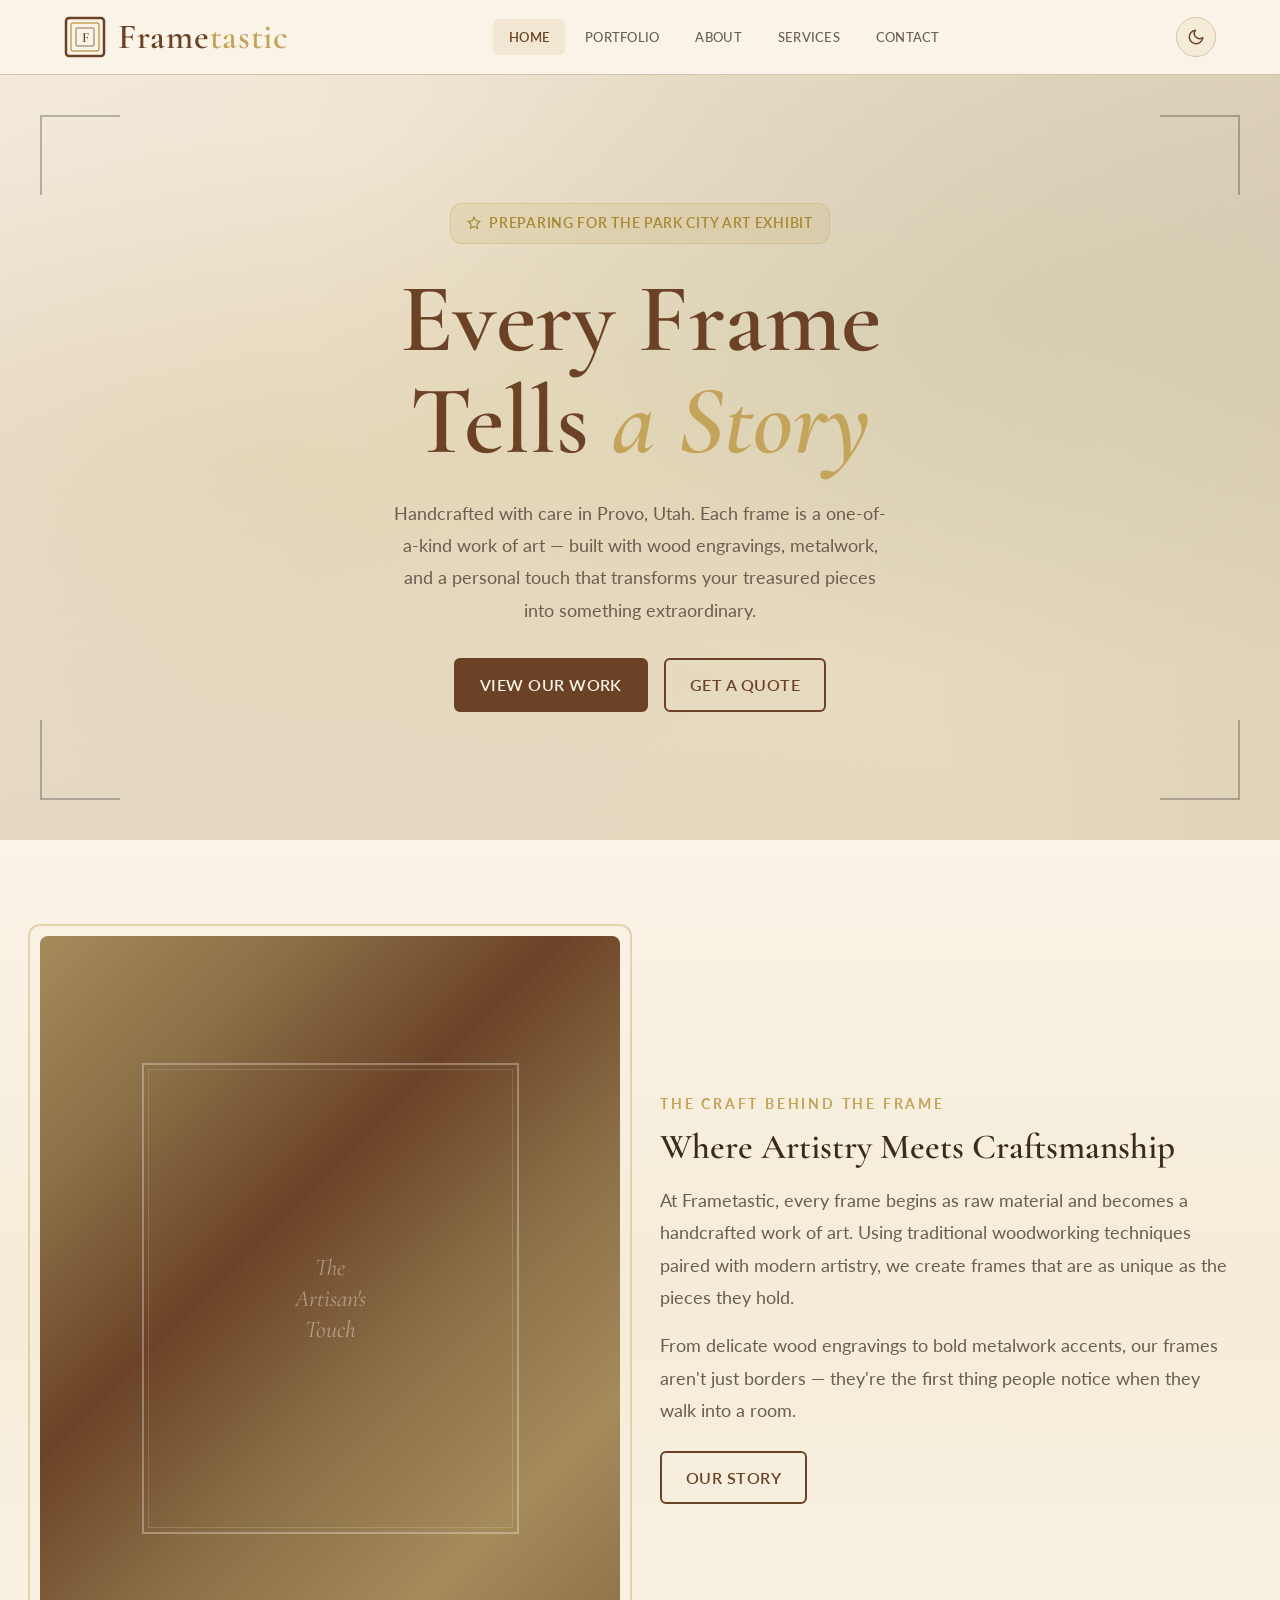
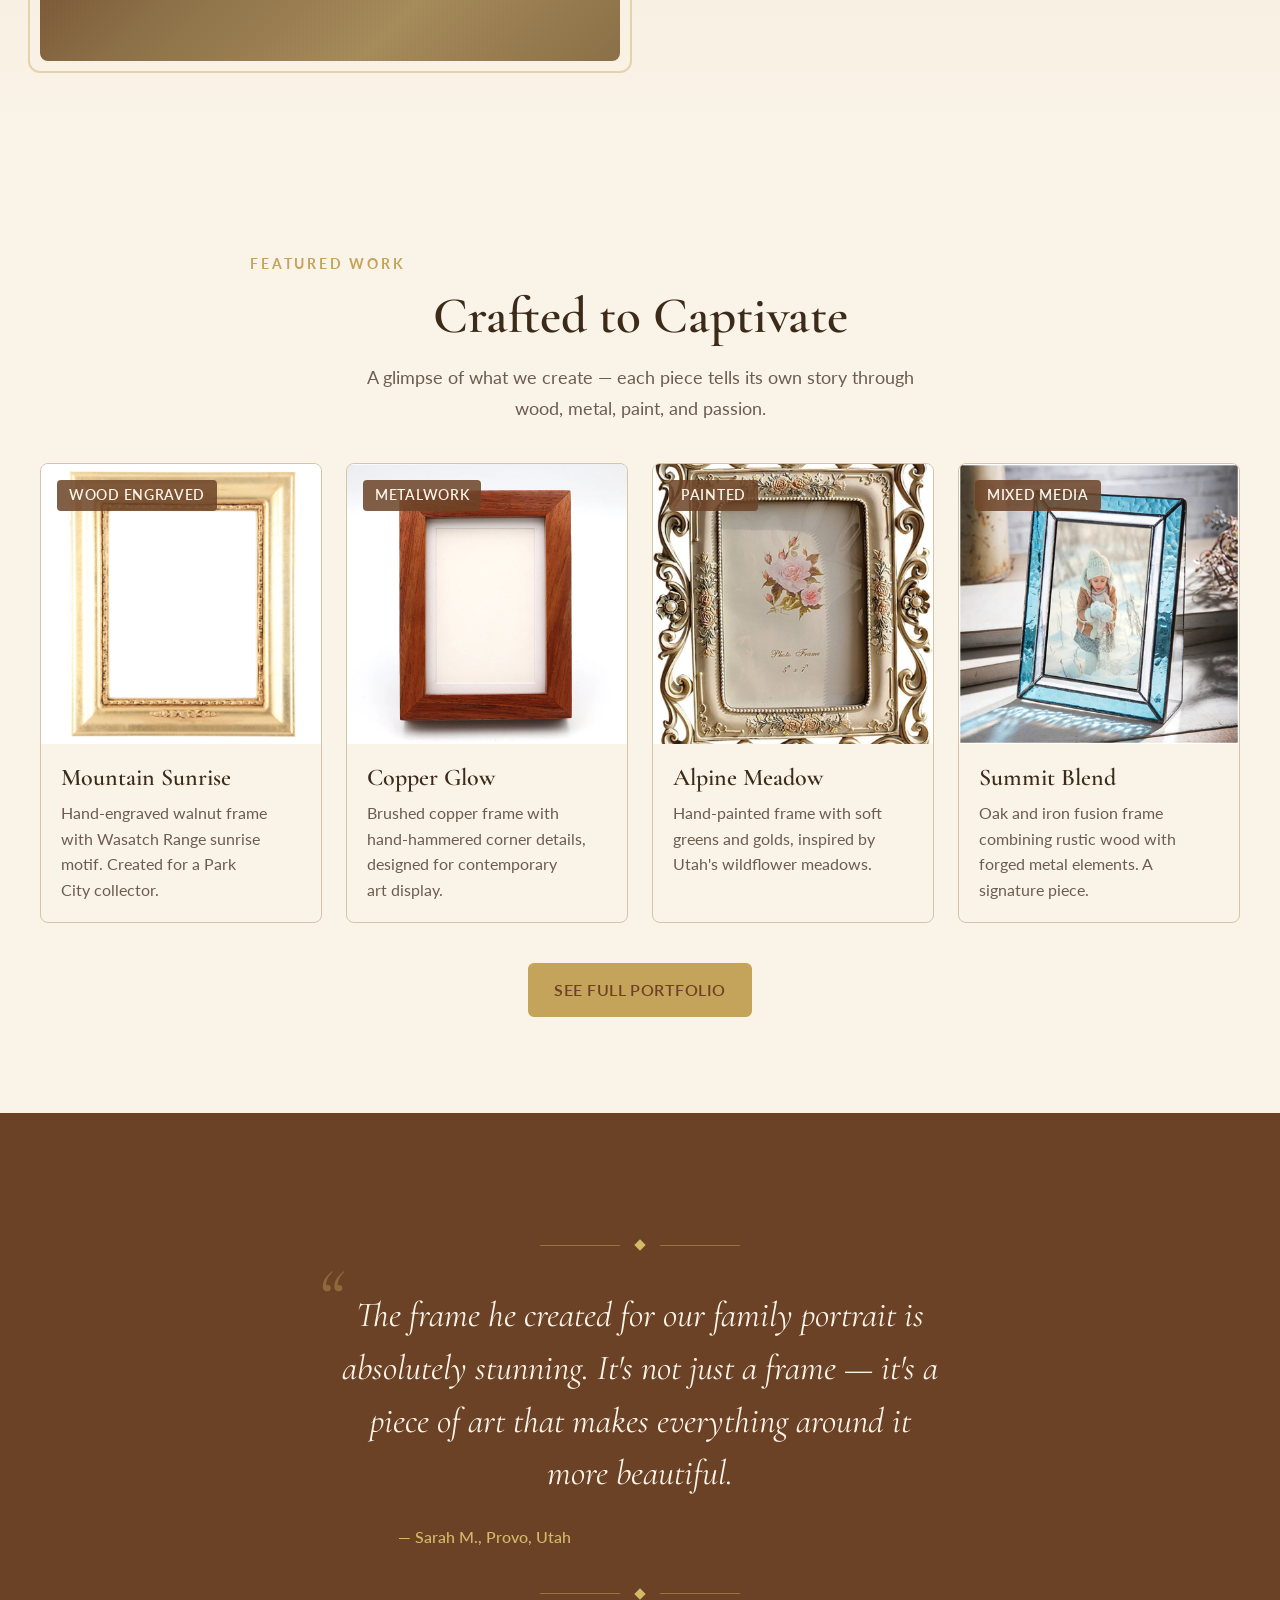
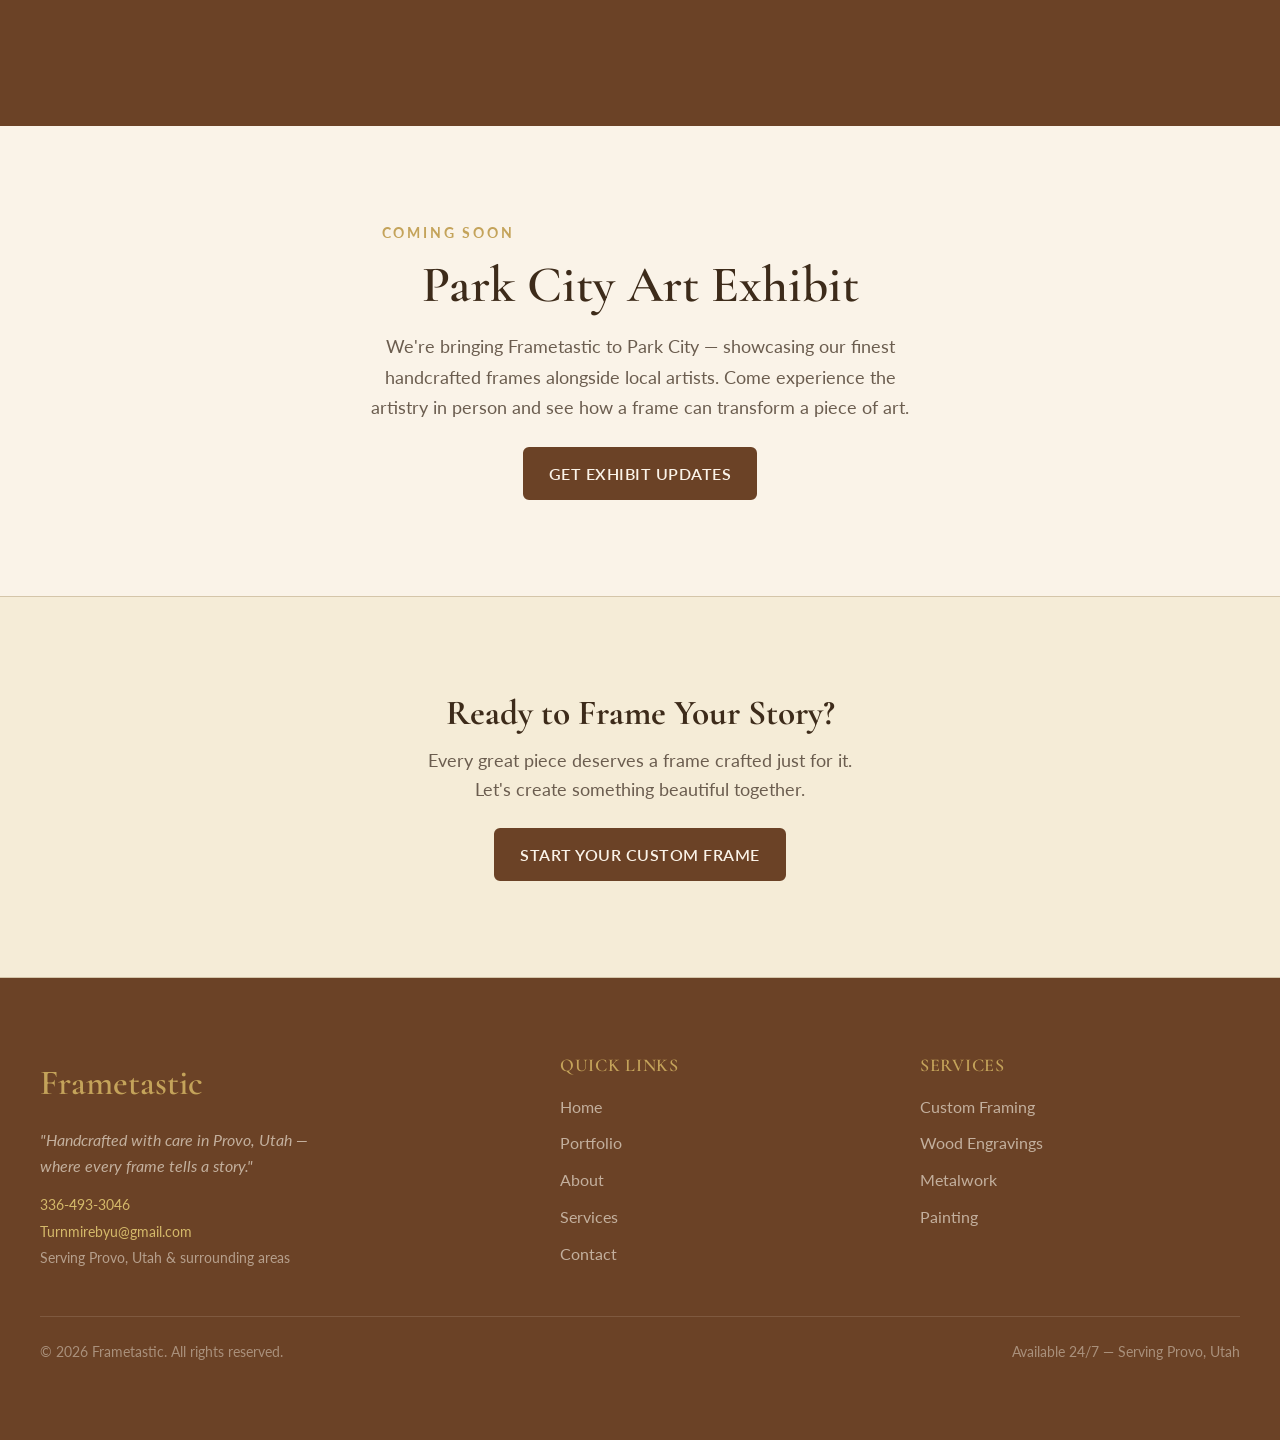
<file: index.html>
<!DOCTYPE html>
<html lang="en">
<head>
  <meta charset="UTF-8">
  <meta name="viewport" content="width=device-width, initial-scale=1.0">
  <title>Frametastic — Handcrafted Artisan Frames | Provo, Utah</title>
  <meta name="description" content="Frametastic creates one-of-a-kind handcrafted frames with custom wood engravings, metalwork, and painting. Serving Provo, Utah and preparing for the Park City Art Exhibit.">

  <!-- Fonts -->
  <link rel="preconnect" href="https://fonts.googleapis.com">
  <link rel="preconnect" href="https://fonts.gstatic.com" crossorigin>
  <link href="https://fonts.googleapis.com/css2?family=Cormorant+Garamond:ital,wght@0,400;0,500;0,600;0,700;1,400;1,500;1,600&family=Lato:wght@300;400;700&display=swap" rel="stylesheet">

  <link rel="stylesheet" href="./styles.css">
  <!-- Prevent flash of wrong theme -->
  <script>(function(){var t=localStorage.getItem("frametastic-theme");if(t)document.documentElement.setAttribute("data-theme",t)})()</script>

</head>
<body>

  <!-- ========== HEADER ========== -->
  <header class="site-header">
    <div class="header-inner">
      <a href="./index.html" class="logo-link" aria-label="Frametastic Home">
        <svg class="logo-icon" viewBox="0 0 42 42" fill="none" xmlns="http://www.w3.org/2000/svg" aria-hidden="true">
          <rect x="2" y="2" width="38" height="38" rx="3" stroke="#6B4226" stroke-width="2.5"/>
          <rect x="7" y="7" width="28" height="28" rx="2" stroke="#C4A35A" stroke-width="1.5"/>
          <rect x="12" y="12" width="18" height="18" rx="1" stroke="#8B6F47" stroke-width="1"/>
          <text x="21" y="26" text-anchor="middle" font-family="'Cormorant Garamond', serif" font-size="14" font-weight="600" fill="#6B4226">F</text>
        </svg>
        <span class="logo-text">Frame<span>tastic</span></span>
      </a>
      <nav aria-label="Main navigation">
        <ul class="nav-links" role="list">
          <li><a href="./index.html" class="active">Home</a></li>
          <li><a href="./portfolio.html">Portfolio</a></li>
          <li><a href="./about.html">About</a></li>
          <li><a href="./services.html">Services</a></li>
          <li><a href="./contact.html">Contact</a></li>
        </ul>
      </nav>
      <!-- Theme Toggle -->
      <button class="theme-toggle desktop-only" aria-label="Toggle dark mode" title="Toggle dark mode">
        <svg class="icon-moon" viewBox="0 0 24 24" fill="none" stroke="currentColor" stroke-width="2" stroke-linecap="round" stroke-linejoin="round"><path d="M21 12.79A9 9 0 1 1 11.21 3 7 7 0 0 0 21 12.79z"/></svg>
        <svg class="icon-sun" viewBox="0 0 24 24" fill="none" stroke="currentColor" stroke-width="2" stroke-linecap="round" stroke-linejoin="round"><circle cx="12" cy="12" r="5"/><line x1="12" y1="1" x2="12" y2="3"/><line x1="12" y1="21" x2="12" y2="23"/><line x1="4.22" y1="4.22" x2="5.64" y2="5.64"/><line x1="18.36" y1="18.36" x2="19.78" y2="19.78"/><line x1="1" y1="12" x2="3" y2="12"/><line x1="21" y1="12" x2="23" y2="12"/><line x1="4.22" y1="19.78" x2="5.64" y2="18.36"/><line x1="18.36" y1="5.64" x2="19.78" y2="4.22"/></svg>
      </button>
      <button class="mobile-toggle" aria-label="Toggle menu" aria-expanded="false">
        <span></span><span></span><span></span>
      </button>
    </div>
    <nav class="mobile-nav" aria-label="Mobile navigation">
      <a href="./index.html" class="active">Home</a>
      <a href="./portfolio.html">Portfolio</a>
      <a href="./about.html">About</a>
      <a href="./services.html">Services</a>
      <a href="./contact.html">Contact</a>
    </nav>
    <!-- Mobile Theme Toggle -->
    <div class="mobile-theme-toggle">
      <button class="theme-toggle" aria-label="Toggle dark mode" title="Toggle dark mode">
        <svg class="icon-moon" viewBox="0 0 24 24" fill="none" stroke="currentColor" stroke-width="2" stroke-linecap="round" stroke-linejoin="round"><path d="M21 12.79A9 9 0 1 1 11.21 3 7 7 0 0 0 21 12.79z"/></svg>
        <svg class="icon-sun" viewBox="0 0 24 24" fill="none" stroke="currentColor" stroke-width="2" stroke-linecap="round" stroke-linejoin="round"><circle cx="12" cy="12" r="5"/><line x1="12" y1="1" x2="12" y2="3"/><line x1="12" y1="21" x2="12" y2="23"/><line x1="4.22" y1="4.22" x2="5.64" y2="5.64"/><line x1="18.36" y1="18.36" x2="19.78" y2="19.78"/><line x1="1" y1="12" x2="3" y2="12"/><line x1="21" y1="12" x2="23" y2="12"/><line x1="4.22" y1="19.78" x2="5.64" y2="18.36"/><line x1="18.36" y1="5.64" x2="19.78" y2="4.22"/></svg>
      </button>
    </div>
  </header>

  <main>

    <!-- ========== HERO ========== -->
    <section class="hero">
      <div class="hero-frame-corner hero-frame-corner--tl"></div>
      <div class="hero-frame-corner hero-frame-corner--tr"></div>
      <div class="hero-frame-corner hero-frame-corner--bl"></div>
      <div class="hero-frame-corner hero-frame-corner--br"></div>

      <div class="hero-content">
        <div class="hero-badge">
          <svg width="14" height="14" viewBox="0 0 24 24" fill="none" stroke="currentColor" stroke-width="2"><path d="M12 2l3.09 6.26L22 9.27l-5 4.87 1.18 6.88L12 17.77l-6.18 3.25L7 14.14 2 9.27l6.91-1.01L12 2z"/></svg>
          Preparing for the Park City Art Exhibit
        </div>
        <h1>Every Frame Tells <em>a Story</em></h1>
        <p class="hero-description">Handcrafted with care in Provo, Utah. Each frame is a one-of-a-kind work of art — built with wood engravings, metalwork, and a personal touch that transforms your treasured pieces into something extraordinary.</p>
        <div class="hero-cta">
          <a href="./portfolio.html" class="btn btn-primary">View Our Work</a>
          <a href="./contact.html" class="btn btn-outline">Get a Quote</a>
        </div>
      </div>
    </section>

    <!-- ========== INTRO / ABOUT PREVIEW ========== -->
    <section class="section bg-warm-gradient">
      <div class="section-wide">
        <div class="intro-grid reveal">
          <div class="intro-image-wrapper">
            <div class="intro-image-placeholder frame-art frame-art-wood">
              <div class="frame-art-inner">
                <div class="frame-art-mark">
                  The<br>Artisan's<br>Touch
                </div>
              </div>
            </div>
            <div class="intro-image-frame"></div>
          </div>
          <div>
            <p class="section-label">The Craft Behind the Frame</p>
            <h2 class="section-title" style="font-size: var(--text-xl);">Where Artistry Meets Craftsmanship</h2>
            <p style="color: var(--color-text-muted); line-height: 1.8; margin-bottom: var(--space-4);">
              At Frametastic, every frame begins as raw material and becomes a handcrafted work of art. Using traditional woodworking techniques paired with modern artistry, we create frames that are as unique as the pieces they hold.
            </p>
            <p style="color: var(--color-text-muted); line-height: 1.8; margin-bottom: var(--space-6);">
              From delicate wood engravings to bold metalwork accents, our frames aren't just borders — they're the first thing people notice when they walk into a room.
            </p>
            <a href="./about.html" class="btn btn-outline">Our Story</a>
          </div>
        </div>
      </div>
    </section>

    <!-- ========== FEATURED WORK ========== -->
    <section class="section">
      <div class="section-wide">
        <div style="text-align: center; margin-bottom: var(--space-10);" class="reveal">
          <p class="section-label">Featured Work</p>
          <h2 class="section-title">Crafted to Captivate</h2>
          <p class="section-subtitle" style="margin-left: auto; margin-right: auto;">A glimpse of what we create — each piece tells its own story through wood, metal, paint, and passion.</p>
        </div>

        <div class="featured-grid">
          <!-- Card 1 -->
          <div class="featured-card reveal reveal-delay-1">
            <div class="featured-card-image">
              <span class="featured-card-tag">Wood Engraved</span>
              <img src="./assets/frame-1.jpg" alt="Gold ornate frame with scrollwork detailing" class="portfolio-img">
            </div>
            <div class="featured-card-body">
              <h3>Mountain Sunrise</h3>
              <p>Hand-engraved walnut frame with Wasatch Range sunrise motif. Created for a Park City collector.</p>
            </div>
          </div>

          <!-- Card 2 -->
          <div class="featured-card reveal reveal-delay-2">
            <div class="featured-card-image">
              <span class="featured-card-tag">Metalwork</span>
              <img src="./assets/frame-2.webp" alt="Natural mahogany wood frame with clean lines" class="portfolio-img">
            </div>
            <div class="featured-card-body">
              <h3>Copper Glow</h3>
              <p>Brushed copper frame with hand-hammered corner details, designed for contemporary art display.</p>
            </div>
          </div>

          <!-- Card 3 -->
          <div class="featured-card reveal reveal-delay-3">
            <div class="featured-card-image">
              <span class="featured-card-tag">Painted</span>
              <img src="./assets/frame-5.jpg" alt="Vintage floral frame, cream and ivory with roses" class="portfolio-img">
            </div>
            <div class="featured-card-body">
              <h3>Alpine Meadow</h3>
              <p>Hand-painted frame with soft greens and golds, inspired by Utah's wildflower meadows.</p>
            </div>
          </div>

          <!-- Card 4 -->
          <div class="featured-card reveal reveal-delay-4">
            <div class="featured-card-image">
              <span class="featured-card-tag">Mixed Media</span>
              <img src="./assets/frame-6.webp" alt="Blue stained glass frame with photo" class="portfolio-img">
            </div>
            <div class="featured-card-body">
              <h3>Summit Blend</h3>
              <p>Oak and iron fusion frame combining rustic wood with forged metal elements. A signature piece.</p>
            </div>
          </div>
        </div>

        <div style="text-align: center; margin-top: var(--space-10);" class="reveal">
          <a href="./portfolio.html" class="btn btn-gold">See Full Portfolio</a>
        </div>
      </div>
    </section>

    <!-- ========== TESTIMONIAL ========== -->
    <section class="section testimonial-section">
      <div class="section-default reveal">
        <div class="divider" style="margin-bottom: var(--space-10);">
          <div class="divider-diamond" style="background: var(--color-gold-light);"></div>
        </div>
        <blockquote class="testimonial-quote">
          The frame he created for our family portrait is absolutely stunning. It's not just a frame — it's a piece of art that makes everything around it more beautiful.
        </blockquote>
        <p class="testimonial-author">— Sarah M., Provo, Utah</p>
        <div class="divider" style="margin-top: var(--space-10);">
          <div class="divider-diamond" style="background: var(--color-gold-light);"></div>
        </div>
      </div>
    </section>

    <!-- ========== PARK CITY EXHIBIT ========== -->
    <section class="section">
      <div class="section-default" style="text-align: center;" >
        <div class="reveal">
          <p class="section-label">Coming Soon</p>
          <h2 class="section-title">Park City Art Exhibit</h2>
          <p class="section-subtitle" style="margin: 0 auto var(--space-6);">
            We're bringing Frametastic to Park City — showcasing our finest handcrafted frames alongside local artists. Come experience the artistry in person and see how a frame can transform a piece of art.
          </p>
          <a href="./contact.html" class="btn btn-primary">Get Exhibit Updates</a>
        </div>
      </div>
    </section>

    <!-- ========== CTA BANNER ========== -->
    <section class="section cta-banner">
      <div class="section-default reveal">
        <h2>Ready to Frame Your Story?</h2>
        <p>Every great piece deserves a frame crafted just for it. Let's create something beautiful together.</p>
        <a href="./contact.html" class="btn btn-primary">Start Your Custom Frame</a>
      </div>
    </section>

  </main>

  <!-- ========== FOOTER ========== -->
  <footer class="site-footer">
    <div class="footer-inner">
      <div class="footer-brand">
        <p class="footer-logo">Frametastic</p>
        <p class="footer-tagline">"Handcrafted with care in Provo, Utah — where every frame tells a story."</p>
        <div class="footer-contact-info">
          <p><a href="tel:336-493-3046">336-493-3046</a></p>
          <p><a href="mailto:Turnmirebyu@gmail.com">Turnmirebyu@gmail.com</a></p>
          <p>Serving Provo, Utah &amp; surrounding areas</p>
        </div>
      </div>
      <div class="footer-section">
        <h4>Quick Links</h4>
        <ul role="list">
          <li><a href="./index.html">Home</a></li>
          <li><a href="./portfolio.html">Portfolio</a></li>
          <li><a href="./about.html">About</a></li>
          <li><a href="./services.html">Services</a></li>
          <li><a href="./contact.html">Contact</a></li>
        </ul>
      </div>
      <div class="footer-section">
        <h4>Services</h4>
        <ul role="list">
          <li><a href="./services.html">Custom Framing</a></li>
          <li><a href="./services.html">Wood Engravings</a></li>
          <li><a href="./services.html">Metalwork</a></li>
          <li><a href="./services.html">Painting</a></li>
        </ul>
      </div>
    </div>
    <div class="footer-bottom">
      <p>&copy; 2026 Frametastic. All rights reserved.</p>
      <p>Available 24/7 — Serving Provo, Utah</p>
    </div>
  </footer>

  <script src="./script.js"></script>
</body>
</html>
</file>
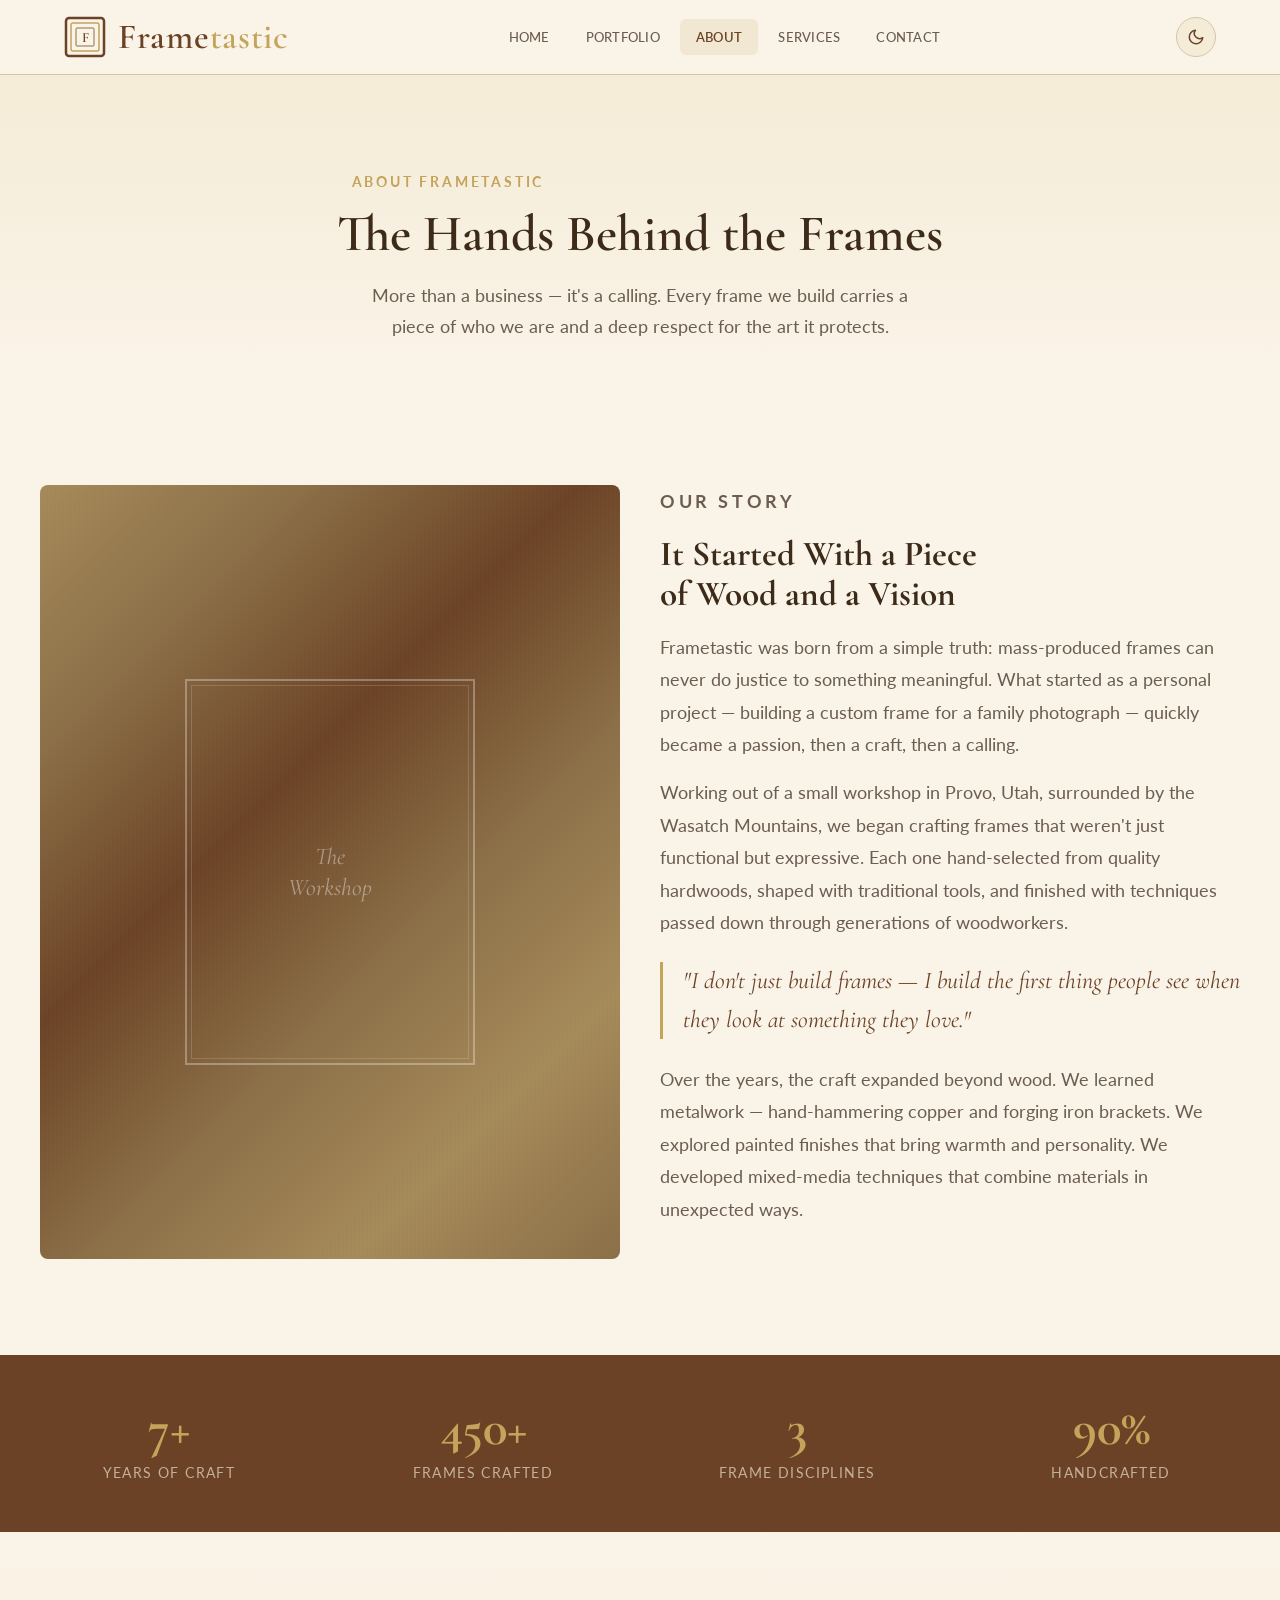
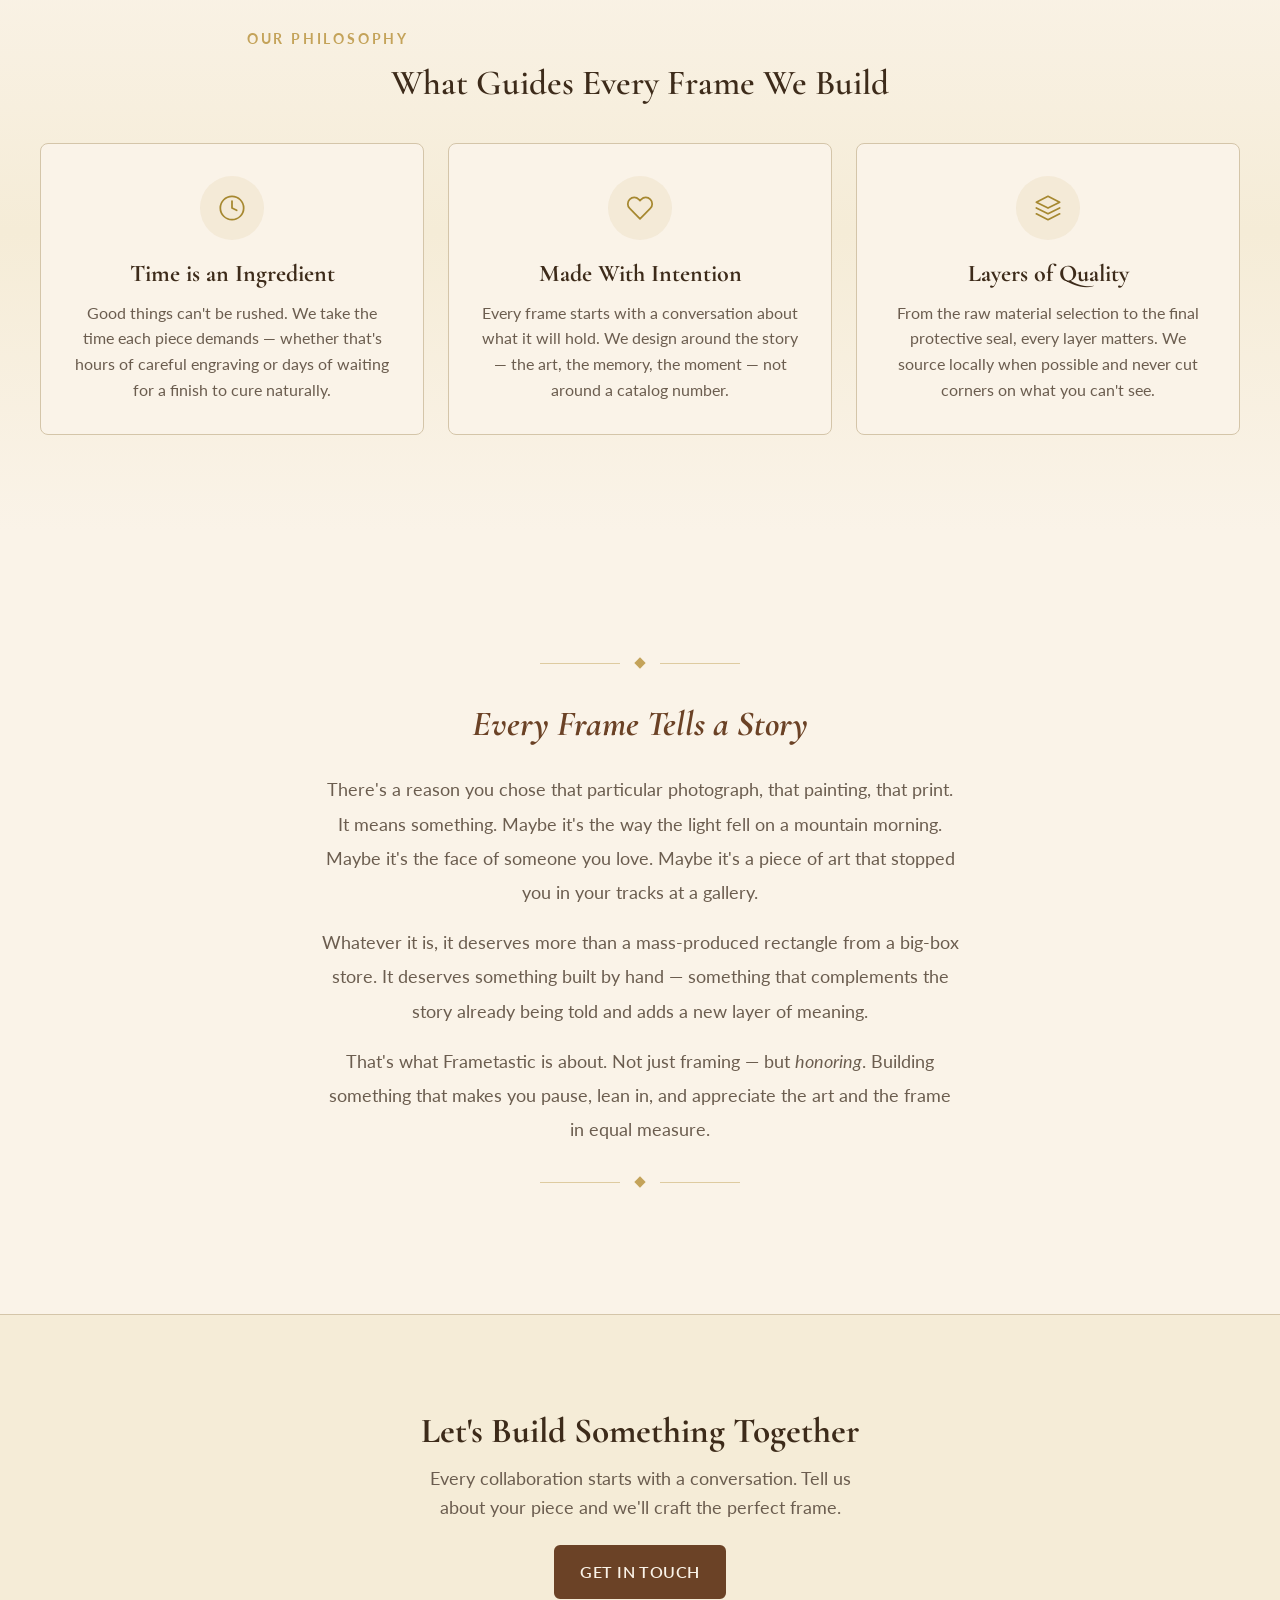
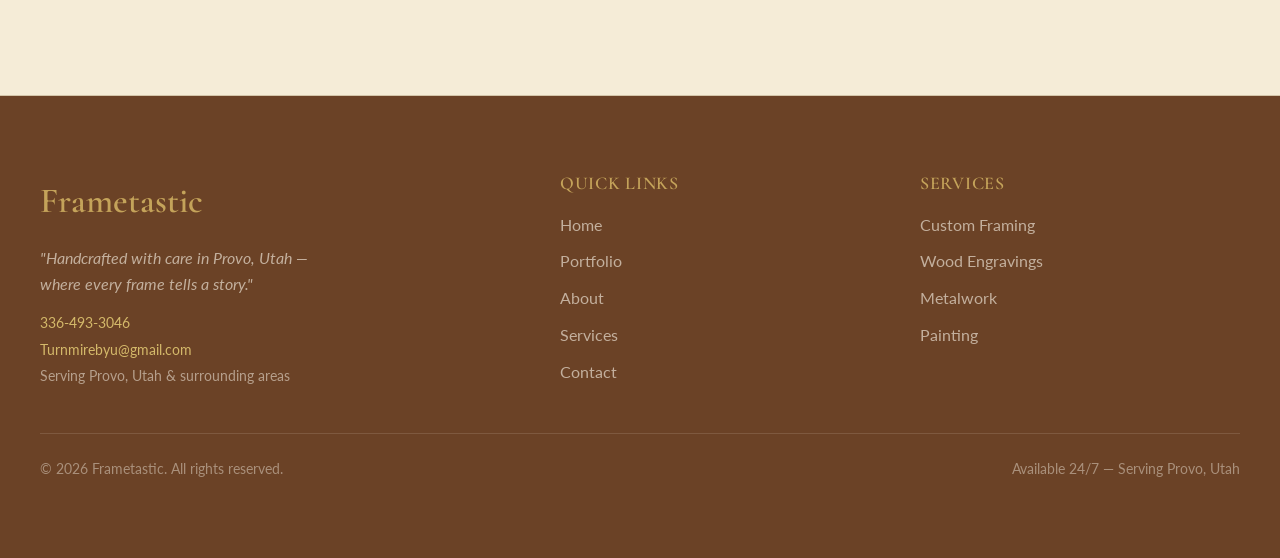
<file: about.html>
<!DOCTYPE html>
<html lang="en">
<head>
  <meta charset="UTF-8">
  <meta name="viewport" content="width=device-width, initial-scale=1.0">
  <title>About — Frametastic | The Story Behind the Craft</title>
  <meta name="description" content="Learn about Frametastic's story — a passion for handcrafted artisan frames, woodworking, and the belief that every frame tells a story. Based in Provo, Utah.">

  <link rel="preconnect" href="https://fonts.googleapis.com">
  <link rel="preconnect" href="https://fonts.gstatic.com" crossorigin>
  <link href="https://fonts.googleapis.com/css2?family=Cormorant+Garamond:ital,wght@0,400;0,500;0,600;0,700;1,400;1,500;1,600&family=Lato:wght@300;400;700&display=swap" rel="stylesheet">

  <link rel="stylesheet" href="./styles.css">
  <!-- Prevent flash of wrong theme -->
  <script>(function(){var t=localStorage.getItem("frametastic-theme");if(t)document.documentElement.setAttribute("data-theme",t)})()</script>

</head>
<body>

  <!-- ========== HEADER ========== -->
  <header class="site-header">
    <div class="header-inner">
      <a href="./index.html" class="logo-link" aria-label="Frametastic Home">
        <svg class="logo-icon" viewBox="0 0 42 42" fill="none" xmlns="http://www.w3.org/2000/svg" aria-hidden="true">
          <rect x="2" y="2" width="38" height="38" rx="3" stroke="#6B4226" stroke-width="2.5"/>
          <rect x="7" y="7" width="28" height="28" rx="2" stroke="#C4A35A" stroke-width="1.5"/>
          <rect x="12" y="12" width="18" height="18" rx="1" stroke="#8B6F47" stroke-width="1"/>
          <text x="21" y="26" text-anchor="middle" font-family="'Cormorant Garamond', serif" font-size="14" font-weight="600" fill="#6B4226">F</text>
        </svg>
        <span class="logo-text">Frame<span>tastic</span></span>
      </a>
      <nav aria-label="Main navigation">
        <ul class="nav-links" role="list">
          <li><a href="./index.html">Home</a></li>
          <li><a href="./portfolio.html">Portfolio</a></li>
          <li><a href="./about.html" class="active">About</a></li>
          <li><a href="./services.html">Services</a></li>
          <li><a href="./contact.html">Contact</a></li>
        </ul>
      </nav>
      <!-- Theme Toggle -->
      <button class="theme-toggle desktop-only" aria-label="Toggle dark mode" title="Toggle dark mode">
        <svg class="icon-moon" viewBox="0 0 24 24" fill="none" stroke="currentColor" stroke-width="2" stroke-linecap="round" stroke-linejoin="round"><path d="M21 12.79A9 9 0 1 1 11.21 3 7 7 0 0 0 21 12.79z"/></svg>
        <svg class="icon-sun" viewBox="0 0 24 24" fill="none" stroke="currentColor" stroke-width="2" stroke-linecap="round" stroke-linejoin="round"><circle cx="12" cy="12" r="5"/><line x1="12" y1="1" x2="12" y2="3"/><line x1="12" y1="21" x2="12" y2="23"/><line x1="4.22" y1="4.22" x2="5.64" y2="5.64"/><line x1="18.36" y1="18.36" x2="19.78" y2="19.78"/><line x1="1" y1="12" x2="3" y2="12"/><line x1="21" y1="12" x2="23" y2="12"/><line x1="4.22" y1="19.78" x2="5.64" y2="18.36"/><line x1="18.36" y1="5.64" x2="19.78" y2="4.22"/></svg>
      </button>
      <button class="mobile-toggle" aria-label="Toggle menu" aria-expanded="false">
        <span></span><span></span><span></span>
      </button>
    </div>
    <nav class="mobile-nav" aria-label="Mobile navigation">
      <a href="./index.html">Home</a>
      <a href="./portfolio.html">Portfolio</a>
      <a href="./about.html" class="active">About</a>
      <a href="./services.html">Services</a>
      <a href="./contact.html">Contact</a>
    </nav>
    <!-- Mobile Theme Toggle -->
    <div class="mobile-theme-toggle">
      <button class="theme-toggle" aria-label="Toggle dark mode" title="Toggle dark mode">
        <svg class="icon-moon" viewBox="0 0 24 24" fill="none" stroke="currentColor" stroke-width="2" stroke-linecap="round" stroke-linejoin="round"><path d="M21 12.79A9 9 0 1 1 11.21 3 7 7 0 0 0 21 12.79z"/></svg>
        <svg class="icon-sun" viewBox="0 0 24 24" fill="none" stroke="currentColor" stroke-width="2" stroke-linecap="round" stroke-linejoin="round"><circle cx="12" cy="12" r="5"/><line x1="12" y1="1" x2="12" y2="3"/><line x1="12" y1="21" x2="12" y2="23"/><line x1="4.22" y1="4.22" x2="5.64" y2="5.64"/><line x1="18.36" y1="18.36" x2="19.78" y2="19.78"/><line x1="1" y1="12" x2="3" y2="12"/><line x1="21" y1="12" x2="23" y2="12"/><line x1="4.22" y1="19.78" x2="5.64" y2="18.36"/><line x1="18.36" y1="5.64" x2="19.78" y2="4.22"/></svg>
      </button>
    </div>
  </header>

  <main>

    <!-- ========== HERO ========== -->
    <section class="about-hero">
      <div class="section-default reveal">
        <p class="section-label">About Frametastic</p>
        <h1 class="section-title">The Hands Behind the Frames</h1>
        <p class="section-subtitle" style="margin: 0 auto;">More than a business — it's a calling. Every frame we build carries a piece of who we are and a deep respect for the art it protects.</p>
      </div>
    </section>

    <!-- ========== OUR STORY ========== -->
    <section class="section">
      <div class="section-wide">
        <div class="about-story reveal">
          <div class="about-story-image frame-art frame-art-wood">
            <div class="frame-art-inner" style="width: 50%; height: 50%;">
              <div class="frame-art-mark">The<br>Workshop</div>
            </div>
          </div>
          <div class="about-story-text">
            <p class="section-label">Our Story</p>
            <h2>It Started With a Piece of Wood and a Vision</h2>
            <p>
              Frametastic was born from a simple truth: mass-produced frames can never do justice to something meaningful. What started as a personal project — building a custom frame for a family photograph — quickly became a passion, then a craft, then a calling.
            </p>
            <p>
              Working out of a small workshop in Provo, Utah, surrounded by the Wasatch Mountains, we began crafting frames that weren't just functional but expressive. Each one hand-selected from quality hardwoods, shaped with traditional tools, and finished with techniques passed down through generations of woodworkers.
            </p>
            <div class="highlight-text">
              "I don't just build frames — I build the first thing people see when they look at something they love."
            </div>
            <p>
              Over the years, the craft expanded beyond wood. We learned metalwork — hand-hammering copper and forging iron brackets. We explored painted finishes that bring warmth and personality. We developed mixed-media techniques that combine materials in unexpected ways.
            </p>
          </div>
        </div>
      </div>
    </section>

    <!-- ========== STATS ========== -->
    <section class="stats-bar reveal">
      <div class="stat-item">
        <div class="stat-number" data-target="8" data-suffix="+">0</div>
        <div class="stat-label">Years of Craft</div>
      </div>
      <div class="stat-item">
        <div class="stat-number" data-target="500" data-suffix="+">0</div>
        <div class="stat-label">Frames Crafted</div>
      </div>
      <div class="stat-item">
        <div class="stat-number" data-target="4">0</div>
        <div class="stat-label">Frame Disciplines</div>
      </div>
      <div class="stat-item">
        <div class="stat-number" data-target="100" data-suffix="%">0</div>
        <div class="stat-label">Handcrafted</div>
      </div>
    </section>

    <!-- ========== PHILOSOPHY ========== -->
    <section class="section bg-warm-gradient">
      <div class="section-wide">
        <div style="text-align: center; margin-bottom: var(--space-10);" class="reveal">
          <p class="section-label">Our Philosophy</p>
          <h2 class="section-title" style="font-size: var(--text-xl);">What Guides Every Frame We Build</h2>
        </div>

        <div class="philosophy-grid">
          <div class="philosophy-card reveal reveal-delay-1">
            <div class="philosophy-icon">
              <svg width="28" height="28" viewBox="0 0 24 24" fill="none" stroke="currentColor" stroke-width="1.5" stroke-linecap="round" stroke-linejoin="round">
                <path d="M12 22c5.523 0 10-4.477 10-10S17.523 2 12 2 2 6.477 2 12s4.477 10 10 10z"/>
                <path d="M12 6v6l4 2"/>
              </svg>
            </div>
            <h3>Time is an Ingredient</h3>
            <p>Good things can't be rushed. We take the time each piece demands — whether that's hours of careful engraving or days of waiting for a finish to cure naturally.</p>
          </div>

          <div class="philosophy-card reveal reveal-delay-2">
            <div class="philosophy-icon">
              <svg width="28" height="28" viewBox="0 0 24 24" fill="none" stroke="currentColor" stroke-width="1.5" stroke-linecap="round" stroke-linejoin="round">
                <path d="M20.84 4.61a5.5 5.5 0 0 0-7.78 0L12 5.67l-1.06-1.06a5.5 5.5 0 0 0-7.78 7.78l1.06 1.06L12 21.23l7.78-7.78 1.06-1.06a5.5 5.5 0 0 0 0-7.78z"/>
              </svg>
            </div>
            <h3>Made With Intention</h3>
            <p>Every frame starts with a conversation about what it will hold. We design around the story — the art, the memory, the moment — not around a catalog number.</p>
          </div>

          <div class="philosophy-card reveal reveal-delay-3">
            <div class="philosophy-icon">
              <svg width="28" height="28" viewBox="0 0 24 24" fill="none" stroke="currentColor" stroke-width="1.5" stroke-linecap="round" stroke-linejoin="round">
                <path d="M12 2L2 7l10 5 10-5-10-5z"/>
                <path d="M2 17l10 5 10-5"/>
                <path d="M2 12l10 5 10-5"/>
              </svg>
            </div>
            <h3>Layers of Quality</h3>
            <p>From the raw material selection to the final protective seal, every layer matters. We source locally when possible and never cut corners on what you can't see.</p>
          </div>
        </div>
      </div>
    </section>

    <!-- ========== NARRATIVE BLOCK ========== -->
    <section class="section">
      <div class="section-narrow" style="text-align: center;">
        <div class="reveal">
          <div class="divider" style="margin-bottom: var(--space-8);">
            <div class="divider-diamond"></div>
          </div>
          <h2 style="font-family: var(--font-display); font-size: var(--text-xl); font-style: italic; color: var(--color-brown-dark); margin-bottom: var(--space-6); line-height: 1.4;">
            Every Frame Tells a Story
          </h2>
          <p style="color: var(--color-text-muted); line-height: 1.9; margin-bottom: var(--space-4); max-width: none;">
            There's a reason you chose that particular photograph, that painting, that print. It means something. Maybe it's the way the light fell on a mountain morning. Maybe it's the face of someone you love. Maybe it's a piece of art that stopped you in your tracks at a gallery.
          </p>
          <p style="color: var(--color-text-muted); line-height: 1.9; margin-bottom: var(--space-4); max-width: none;">
            Whatever it is, it deserves more than a mass-produced rectangle from a big-box store. It deserves something built by hand — something that complements the story already being told and adds a new layer of meaning.
          </p>
          <p style="color: var(--color-text-muted); line-height: 1.9; max-width: none;">
            That's what Frametastic is about. Not just framing — but <em>honoring</em>. Building something that makes you pause, lean in, and appreciate the art and the frame in equal measure.
          </p>
          <div class="divider" style="margin-top: var(--space-8);">
            <div class="divider-diamond"></div>
          </div>
        </div>
      </div>
    </section>

    <!-- ========== CTA ========== -->
    <section class="section cta-banner">
      <div class="section-default reveal">
        <h2>Let's Build Something Together</h2>
        <p>Every collaboration starts with a conversation. Tell us about your piece and we'll craft the perfect frame.</p>
        <a href="./contact.html" class="btn btn-primary">Get in Touch</a>
      </div>
    </section>

  </main>

  <!-- ========== FOOTER ========== -->
  <footer class="site-footer">
    <div class="footer-inner">
      <div class="footer-brand">
        <p class="footer-logo">Frametastic</p>
        <p class="footer-tagline">"Handcrafted with care in Provo, Utah — where every frame tells a story."</p>
        <div class="footer-contact-info">
          <p><a href="tel:336-493-3046">336-493-3046</a></p>
          <p><a href="mailto:Turnmirebyu@gmail.com">Turnmirebyu@gmail.com</a></p>
          <p>Serving Provo, Utah &amp; surrounding areas</p>
        </div>
      </div>
      <div class="footer-section">
        <h4>Quick Links</h4>
        <ul role="list">
          <li><a href="./index.html">Home</a></li>
          <li><a href="./portfolio.html">Portfolio</a></li>
          <li><a href="./about.html">About</a></li>
          <li><a href="./services.html">Services</a></li>
          <li><a href="./contact.html">Contact</a></li>
        </ul>
      </div>
      <div class="footer-section">
        <h4>Services</h4>
        <ul role="list">
          <li><a href="./services.html">Custom Framing</a></li>
          <li><a href="./services.html">Wood Engravings</a></li>
          <li><a href="./services.html">Metalwork</a></li>
          <li><a href="./services.html">Painting</a></li>
        </ul>
      </div>
    </div>
    <div class="footer-bottom">
      <p>&copy; 2026 Frametastic. All rights reserved.</p>
      <p>Available 24/7 — Serving Provo, Utah</p>
    </div>
  </footer>

  <script src="./script.js"></script>
</body>
</html>
</file>
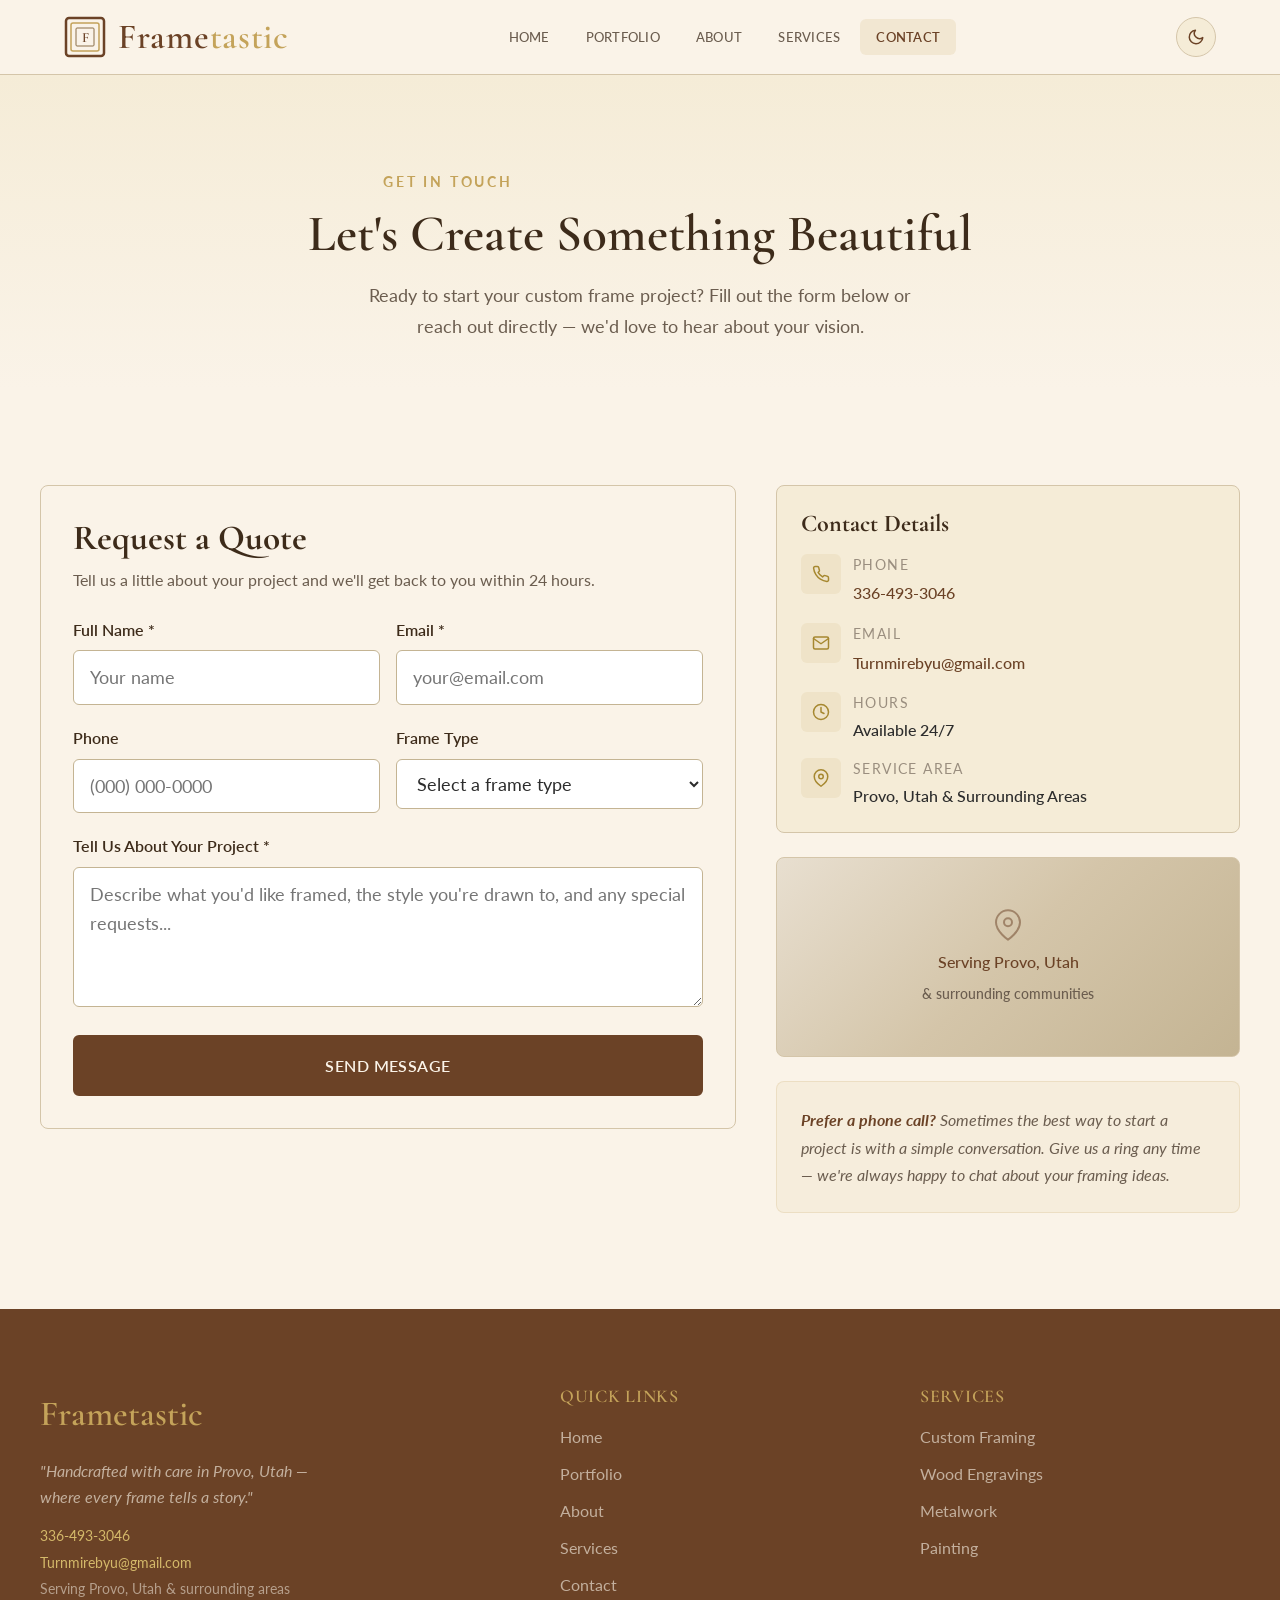
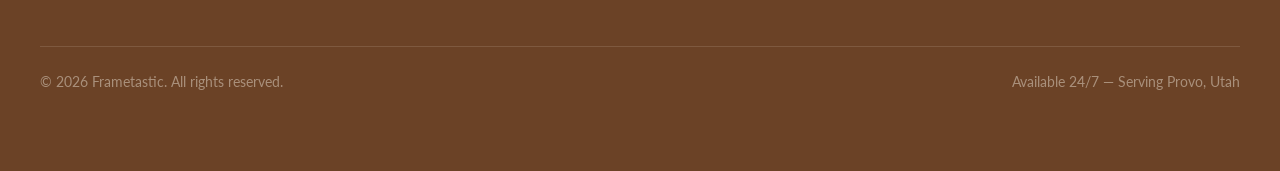
<file: contact.html>
<!DOCTYPE html>
<html lang="en">
<head>
  <meta charset="UTF-8">
  <meta name="viewport" content="width=device-width, initial-scale=1.0">
  <title>Contact — Frametastic | Get a Custom Frame Quote</title>
  <meta name="description" content="Contact Frametastic for a custom frame consultation. Call 336-493-3046 or fill out our form. Serving Provo, Utah and surrounding areas. Available 24/7.">

  <link rel="preconnect" href="https://fonts.googleapis.com">
  <link rel="preconnect" href="https://fonts.gstatic.com" crossorigin>
  <link href="https://fonts.googleapis.com/css2?family=Cormorant+Garamond:ital,wght@0,400;0,500;0,600;0,700;1,400;1,500;1,600&family=Lato:wght@300;400;700&display=swap" rel="stylesheet">

  <link rel="stylesheet" href="./styles.css">
  <!-- Prevent flash of wrong theme -->
  <script>(function(){var t=localStorage.getItem("frametastic-theme");if(t)document.documentElement.setAttribute("data-theme",t)})()</script>

</head>
<body>

  <!-- ========== HEADER ========== -->
  <header class="site-header">
    <div class="header-inner">
      <a href="./index.html" class="logo-link" aria-label="Frametastic Home">
        <svg class="logo-icon" viewBox="0 0 42 42" fill="none" xmlns="http://www.w3.org/2000/svg" aria-hidden="true">
          <rect x="2" y="2" width="38" height="38" rx="3" stroke="#6B4226" stroke-width="2.5"/>
          <rect x="7" y="7" width="28" height="28" rx="2" stroke="#C4A35A" stroke-width="1.5"/>
          <rect x="12" y="12" width="18" height="18" rx="1" stroke="#8B6F47" stroke-width="1"/>
          <text x="21" y="26" text-anchor="middle" font-family="'Cormorant Garamond', serif" font-size="14" font-weight="600" fill="#6B4226">F</text>
        </svg>
        <span class="logo-text">Frame<span>tastic</span></span>
      </a>
      <nav aria-label="Main navigation">
        <ul class="nav-links" role="list">
          <li><a href="./index.html">Home</a></li>
          <li><a href="./portfolio.html">Portfolio</a></li>
          <li><a href="./about.html">About</a></li>
          <li><a href="./services.html">Services</a></li>
          <li><a href="./contact.html" class="active">Contact</a></li>
        </ul>
      </nav>
      <!-- Theme Toggle -->
      <button class="theme-toggle desktop-only" aria-label="Toggle dark mode" title="Toggle dark mode">
        <svg class="icon-moon" viewBox="0 0 24 24" fill="none" stroke="currentColor" stroke-width="2" stroke-linecap="round" stroke-linejoin="round"><path d="M21 12.79A9 9 0 1 1 11.21 3 7 7 0 0 0 21 12.79z"/></svg>
        <svg class="icon-sun" viewBox="0 0 24 24" fill="none" stroke="currentColor" stroke-width="2" stroke-linecap="round" stroke-linejoin="round"><circle cx="12" cy="12" r="5"/><line x1="12" y1="1" x2="12" y2="3"/><line x1="12" y1="21" x2="12" y2="23"/><line x1="4.22" y1="4.22" x2="5.64" y2="5.64"/><line x1="18.36" y1="18.36" x2="19.78" y2="19.78"/><line x1="1" y1="12" x2="3" y2="12"/><line x1="21" y1="12" x2="23" y2="12"/><line x1="4.22" y1="19.78" x2="5.64" y2="18.36"/><line x1="18.36" y1="5.64" x2="19.78" y2="4.22"/></svg>
      </button>
      <button class="mobile-toggle" aria-label="Toggle menu" aria-expanded="false">
        <span></span><span></span><span></span>
      </button>
    </div>
    <nav class="mobile-nav" aria-label="Mobile navigation">
      <a href="./index.html">Home</a>
      <a href="./portfolio.html">Portfolio</a>
      <a href="./about.html">About</a>
      <a href="./services.html">Services</a>
      <a href="./contact.html" class="active">Contact</a>
    </nav>
    <!-- Mobile Theme Toggle -->
    <div class="mobile-theme-toggle">
      <button class="theme-toggle" aria-label="Toggle dark mode" title="Toggle dark mode">
        <svg class="icon-moon" viewBox="0 0 24 24" fill="none" stroke="currentColor" stroke-width="2" stroke-linecap="round" stroke-linejoin="round"><path d="M21 12.79A9 9 0 1 1 11.21 3 7 7 0 0 0 21 12.79z"/></svg>
        <svg class="icon-sun" viewBox="0 0 24 24" fill="none" stroke="currentColor" stroke-width="2" stroke-linecap="round" stroke-linejoin="round"><circle cx="12" cy="12" r="5"/><line x1="12" y1="1" x2="12" y2="3"/><line x1="12" y1="21" x2="12" y2="23"/><line x1="4.22" y1="4.22" x2="5.64" y2="5.64"/><line x1="18.36" y1="18.36" x2="19.78" y2="19.78"/><line x1="1" y1="12" x2="3" y2="12"/><line x1="21" y1="12" x2="23" y2="12"/><line x1="4.22" y1="19.78" x2="5.64" y2="18.36"/><line x1="18.36" y1="5.64" x2="19.78" y2="4.22"/></svg>
      </button>
    </div>
  </header>

  <main>

    <!-- ========== HERO ========== -->
    <section class="contact-hero">
      <div class="section-default reveal">
        <p class="section-label">Get in Touch</p>
        <h1 class="section-title">Let's Create Something Beautiful</h1>
        <p class="section-subtitle" style="margin: 0 auto;">Ready to start your custom frame project? Fill out the form below or reach out directly — we'd love to hear about your vision.</p>
      </div>
    </section>

    <!-- ========== CONTACT FORM + INFO ========== -->
    <section class="section">
      <div class="section-wide">
        <div class="contact-layout">

          <!-- Form -->
          <form class="contact-form reveal" id="contact-form">
            <h2 style="font-size: var(--text-xl); margin-bottom: var(--space-2);">Request a Quote</h2>
            <p style="font-size: var(--text-sm); color: var(--color-text-muted); margin-bottom: var(--space-6);">Tell us a little about your project and we'll get back to you within 24 hours.</p>

            <div class="form-row">
              <div class="form-group">
                <label for="name">Full Name *</label>
                <input type="text" id="name" name="name" placeholder="Your name" required>
              </div>
              <div class="form-group">
                <label for="email">Email *</label>
                <input type="email" id="email" name="email" placeholder="your@email.com" required>
              </div>
            </div>

            <div class="form-row">
              <div class="form-group">
                <label for="phone">Phone</label>
                <input type="tel" id="phone" name="phone" placeholder="(000) 000-0000">
              </div>
              <div class="form-group">
                <label for="frame-type">Frame Type</label>
                <select id="frame-type" name="frame-type">
                  <option value="" disabled selected>Select a frame type</option>
                  <option value="custom">Custom Framing</option>
                  <option value="wood-engraving">Wood Engraving</option>
                  <option value="metalwork">Metalwork</option>
                  <option value="painted">Painted Frame</option>
                  <option value="mixed-media">Mixed Media</option>
                  <option value="not-sure">Not Sure Yet</option>
                </select>
              </div>
            </div>

            <div class="form-group">
              <label for="message">Tell Us About Your Project *</label>
              <textarea id="message" name="message" placeholder="Describe what you'd like framed, the style you're drawn to, and any special requests..." required></textarea>
            </div>

            <button type="submit" class="btn btn-primary form-submit" style="width: 100%; justify-content: center;">
              Send Message
            </button>
          </form>

          <!-- Sidebar -->
          <div class="contact-info-sidebar reveal reveal-delay-2">

            <!-- Contact details -->
            <div class="contact-info-card">
              <h3>Contact Details</h3>

              <div class="contact-info-item">
                <div class="contact-info-icon">
                  <svg width="18" height="18" viewBox="0 0 24 24" fill="none" stroke="currentColor" stroke-width="2" stroke-linecap="round" stroke-linejoin="round">
                    <path d="M22 16.92v3a2 2 0 0 1-2.18 2 19.79 19.79 0 0 1-8.63-3.07 19.5 19.5 0 0 1-6-6 19.79 19.79 0 0 1-3.07-8.67A2 2 0 0 1 4.11 2h3a2 2 0 0 1 2 1.72 12.84 12.84 0 0 0 .7 2.81 2 2 0 0 1-.45 2.11L8.09 9.91a16 16 0 0 0 6 6l1.27-1.27a2 2 0 0 1 2.11-.45 12.84 12.84 0 0 0 2.81.7A2 2 0 0 1 22 16.92z"/>
                  </svg>
                </div>
                <div>
                  <div class="label">Phone</div>
                  <a href="tel:336-493-3046" class="value">336-493-3046</a>
                </div>
              </div>

              <div class="contact-info-item">
                <div class="contact-info-icon">
                  <svg width="18" height="18" viewBox="0 0 24 24" fill="none" stroke="currentColor" stroke-width="2" stroke-linecap="round" stroke-linejoin="round">
                    <path d="M4 4h16c1.1 0 2 .9 2 2v12c0 1.1-.9 2-2 2H4c-1.1 0-2-.9-2-2V6c0-1.1.9-2 2-2z"/>
                    <polyline points="22,6 12,13 2,6"/>
                  </svg>
                </div>
                <div>
                  <div class="label">Email</div>
                  <a href="mailto:Turnmirebyu@gmail.com" class="value">Turnmirebyu@gmail.com</a>
                </div>
              </div>

              <div class="contact-info-item">
                <div class="contact-info-icon">
                  <svg width="18" height="18" viewBox="0 0 24 24" fill="none" stroke="currentColor" stroke-width="2" stroke-linecap="round" stroke-linejoin="round">
                    <circle cx="12" cy="12" r="10"/>
                    <polyline points="12 6 12 12 16 14"/>
                  </svg>
                </div>
                <div>
                  <div class="label">Hours</div>
                  <div class="value">Available 24/7</div>
                </div>
              </div>

              <div class="contact-info-item">
                <div class="contact-info-icon">
                  <svg width="18" height="18" viewBox="0 0 24 24" fill="none" stroke="currentColor" stroke-width="2" stroke-linecap="round" stroke-linejoin="round">
                    <path d="M21 10c0 7-9 13-9 13s-9-6-9-13a9 9 0 0 1 18 0z"/>
                    <circle cx="12" cy="10" r="3"/>
                  </svg>
                </div>
                <div>
                  <div class="label">Service Area</div>
                  <div class="value">Provo, Utah &amp; Surrounding Areas</div>
                </div>
              </div>
            </div>

            <!-- Map placeholder -->
            <div class="map-placeholder">
              <div class="map-placeholder-content">
                <svg width="32" height="32" viewBox="0 0 24 24" fill="none" stroke="currentColor" stroke-width="1.5" stroke-linecap="round" stroke-linejoin="round">
                  <path d="M21 10c0 7-9 13-9 13s-9-6-9-13a9 9 0 0 1 18 0z"/>
                  <circle cx="12" cy="10" r="3"/>
                </svg>
                <p>Serving Provo, Utah</p>
                <p style="font-size: var(--text-xs); color: var(--color-text-muted);">&amp; surrounding communities</p>
              </div>
            </div>

            <!-- Quick note -->
            <div class="contact-info-card" style="background: rgba(196, 163, 90, 0.08); border-color: rgba(196, 163, 90, 0.2);">
              <p style="font-size: var(--text-sm); color: var(--color-text-muted); line-height: 1.7; font-style: italic;">
                <strong style="color: var(--color-brown-dark);">Prefer a phone call?</strong> Sometimes the best way to start a project is with a simple conversation. Give us a ring any time — we're always happy to chat about your framing ideas.
              </p>
            </div>

          </div>

        </div>
      </div>
    </section>

  </main>

  <!-- ========== FOOTER ========== -->
  <footer class="site-footer">
    <div class="footer-inner">
      <div class="footer-brand">
        <p class="footer-logo">Frametastic</p>
        <p class="footer-tagline">"Handcrafted with care in Provo, Utah — where every frame tells a story."</p>
        <div class="footer-contact-info">
          <p><a href="tel:336-493-3046">336-493-3046</a></p>
          <p><a href="mailto:Turnmirebyu@gmail.com">Turnmirebyu@gmail.com</a></p>
          <p>Serving Provo, Utah &amp; surrounding areas</p>
        </div>
      </div>
      <div class="footer-section">
        <h4>Quick Links</h4>
        <ul role="list">
          <li><a href="./index.html">Home</a></li>
          <li><a href="./portfolio.html">Portfolio</a></li>
          <li><a href="./about.html">About</a></li>
          <li><a href="./services.html">Services</a></li>
          <li><a href="./contact.html">Contact</a></li>
        </ul>
      </div>
      <div class="footer-section">
        <h4>Services</h4>
        <ul role="list">
          <li><a href="./services.html">Custom Framing</a></li>
          <li><a href="./services.html">Wood Engravings</a></li>
          <li><a href="./services.html">Metalwork</a></li>
          <li><a href="./services.html">Painting</a></li>
        </ul>
      </div>
    </div>
    <div class="footer-bottom">
      <p>&copy; 2026 Frametastic. All rights reserved.</p>
      <p>Available 24/7 — Serving Provo, Utah</p>
    </div>
  </footer>

  <script src="./script.js"></script>
</body>
</html>
</file>
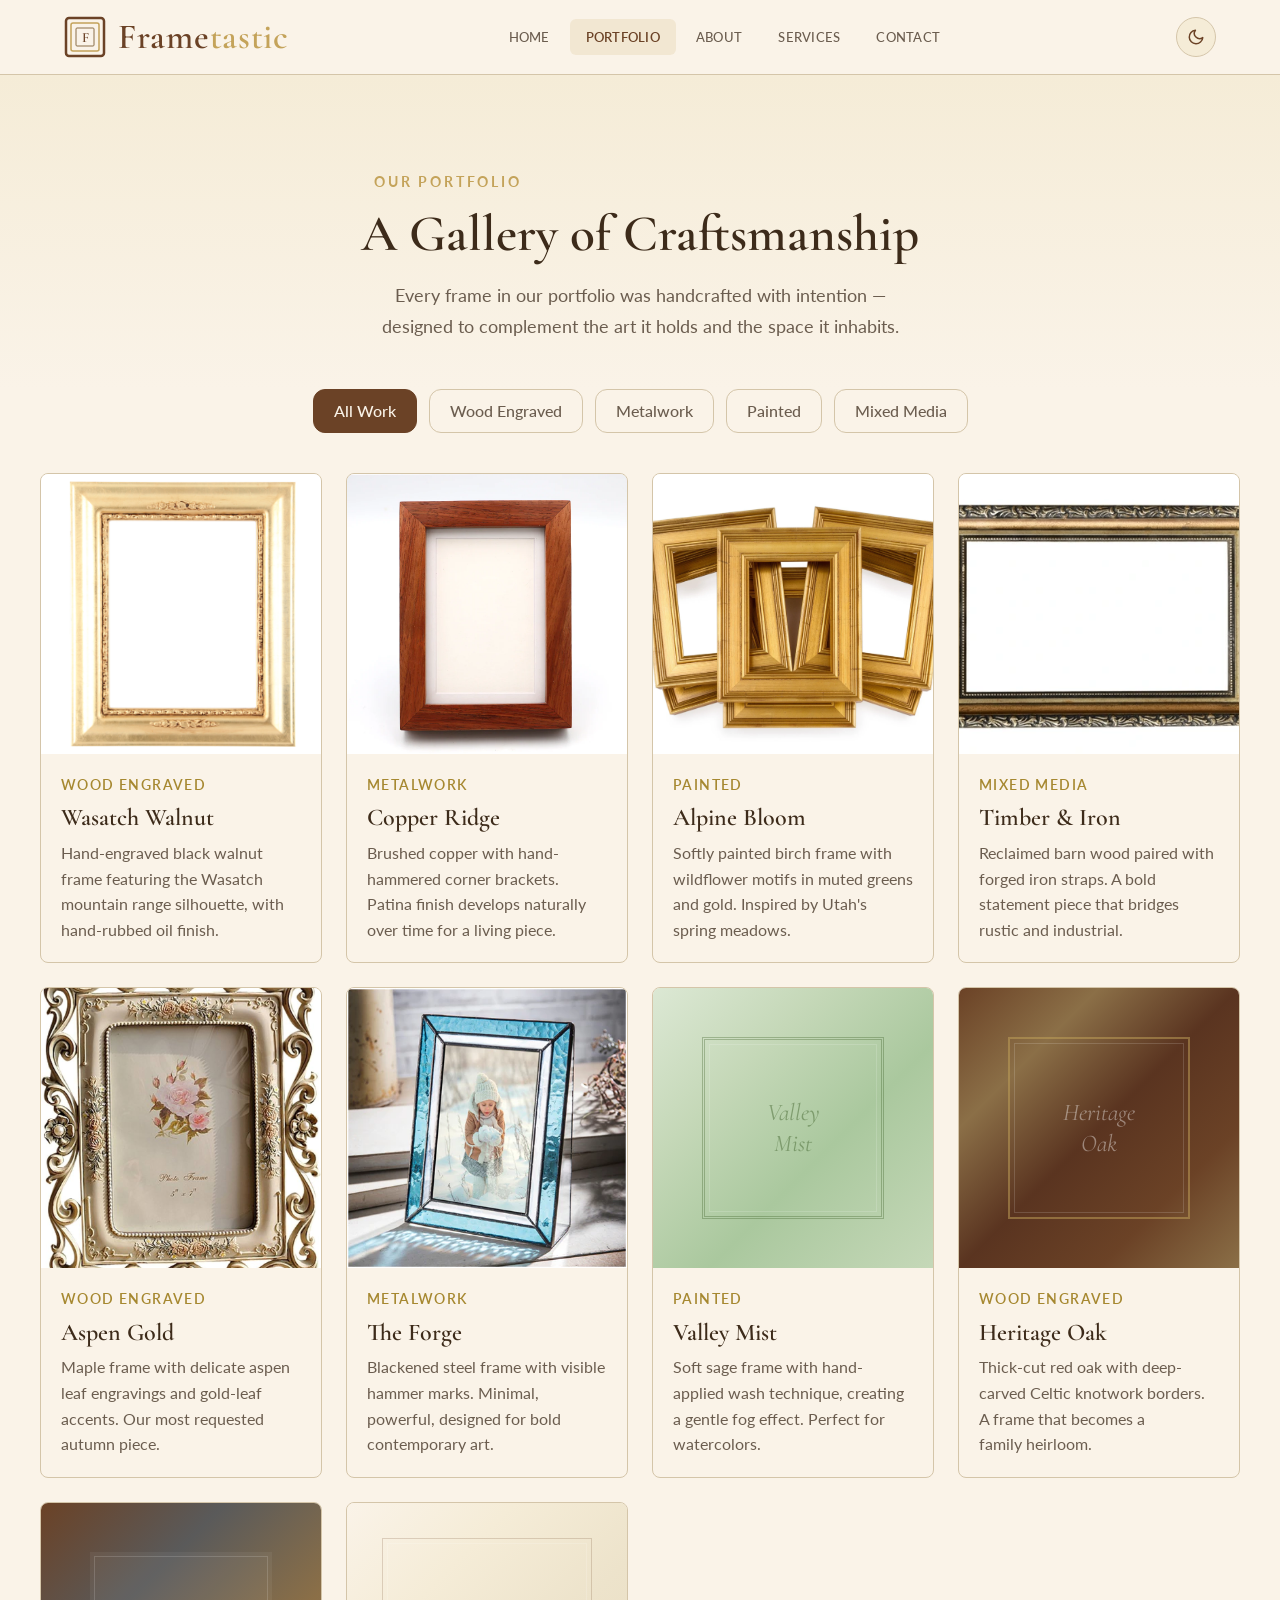
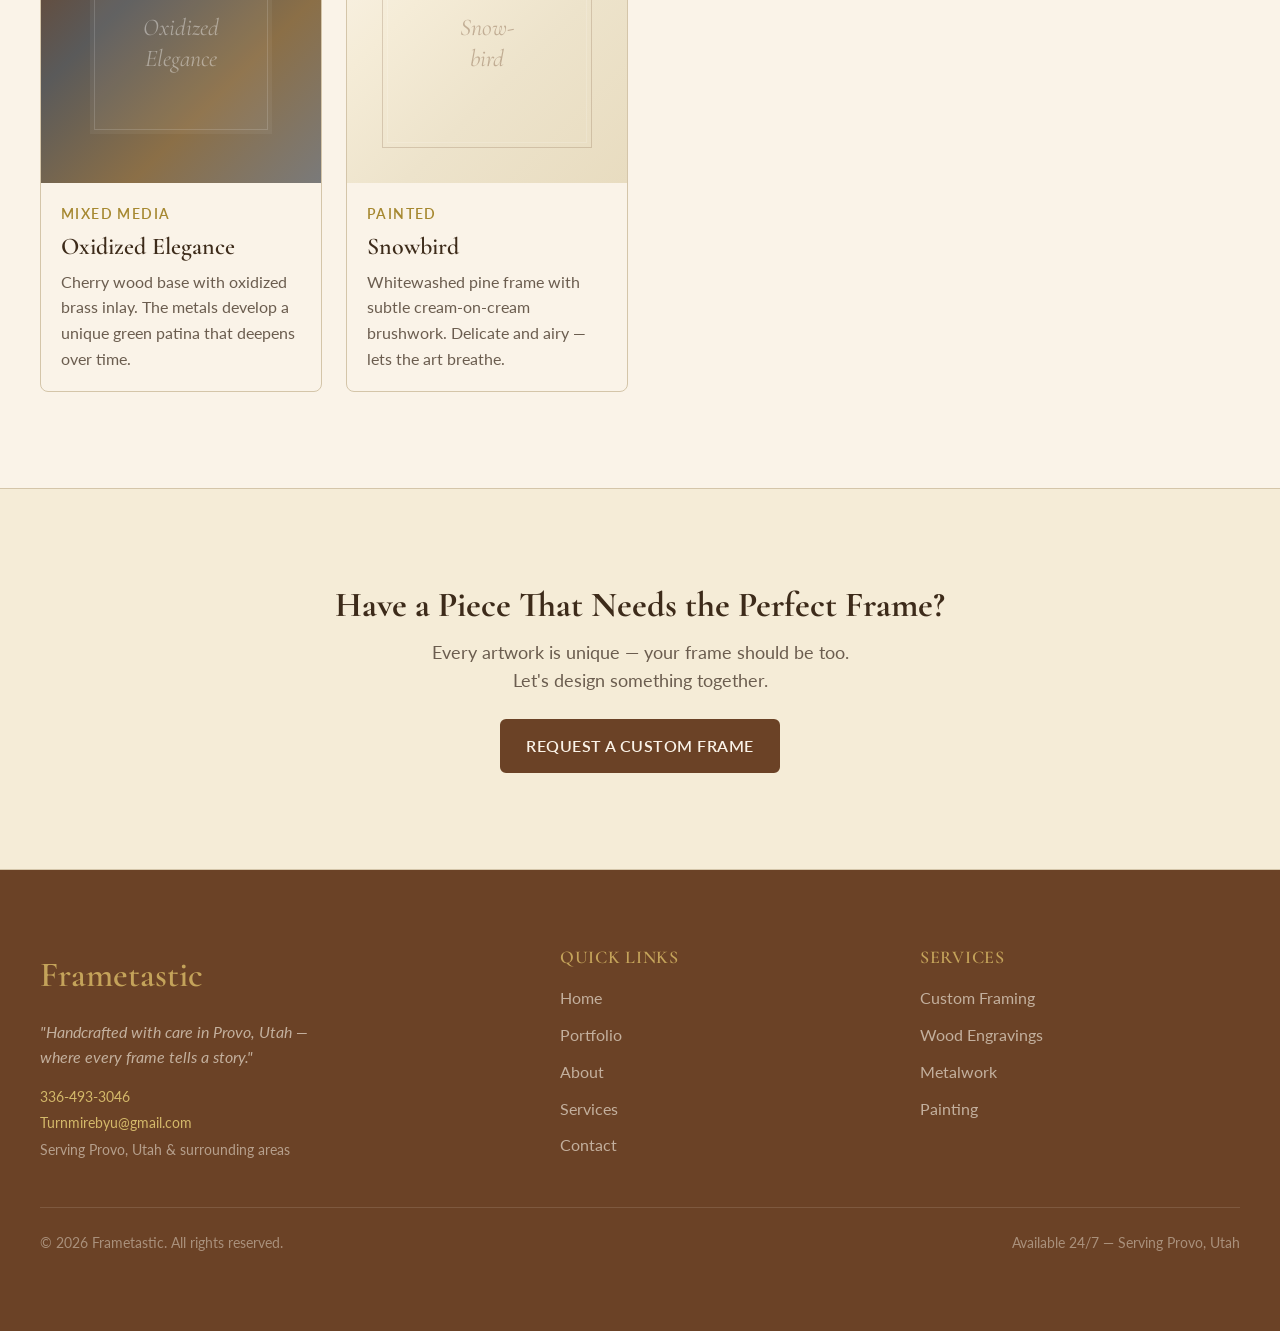
<file: portfolio.html>
<!DOCTYPE html>
<html lang="en">
<head>
  <meta charset="UTF-8">
  <meta name="viewport" content="width=device-width, initial-scale=1.0">
  <title>Portfolio — Frametastic | Handcrafted Artisan Frames</title>
  <meta name="description" content="Explore our portfolio of handcrafted artisan frames — wood engravings, metalwork, painted frames, and custom mixed media pieces. Each frame is a one-of-a-kind creation.">

  <link rel="preconnect" href="https://fonts.googleapis.com">
  <link rel="preconnect" href="https://fonts.gstatic.com" crossorigin>
  <link href="https://fonts.googleapis.com/css2?family=Cormorant+Garamond:ital,wght@0,400;0,500;0,600;0,700;1,400;1,500;1,600&family=Lato:wght@300;400;700&display=swap" rel="stylesheet">

  <link rel="stylesheet" href="./styles.css">
  <!-- Prevent flash of wrong theme -->
  <script>(function(){var t=localStorage.getItem("frametastic-theme");if(t)document.documentElement.setAttribute("data-theme",t)})()</script>

</head>
<body>

  <!-- ========== HEADER ========== -->
  <header class="site-header">
    <div class="header-inner">
      <a href="./index.html" class="logo-link" aria-label="Frametastic Home">
        <svg class="logo-icon" viewBox="0 0 42 42" fill="none" xmlns="http://www.w3.org/2000/svg" aria-hidden="true">
          <rect x="2" y="2" width="38" height="38" rx="3" stroke="#6B4226" stroke-width="2.5"/>
          <rect x="7" y="7" width="28" height="28" rx="2" stroke="#C4A35A" stroke-width="1.5"/>
          <rect x="12" y="12" width="18" height="18" rx="1" stroke="#8B6F47" stroke-width="1"/>
          <text x="21" y="26" text-anchor="middle" font-family="'Cormorant Garamond', serif" font-size="14" font-weight="600" fill="#6B4226">F</text>
        </svg>
        <span class="logo-text">Frame<span>tastic</span></span>
      </a>
      <nav aria-label="Main navigation">
        <ul class="nav-links" role="list">
          <li><a href="./index.html">Home</a></li>
          <li><a href="./portfolio.html" class="active">Portfolio</a></li>
          <li><a href="./about.html">About</a></li>
          <li><a href="./services.html">Services</a></li>
          <li><a href="./contact.html">Contact</a></li>
        </ul>
      </nav>
      <!-- Theme Toggle -->
      <button class="theme-toggle desktop-only" aria-label="Toggle dark mode" title="Toggle dark mode">
        <svg class="icon-moon" viewBox="0 0 24 24" fill="none" stroke="currentColor" stroke-width="2" stroke-linecap="round" stroke-linejoin="round"><path d="M21 12.79A9 9 0 1 1 11.21 3 7 7 0 0 0 21 12.79z"/></svg>
        <svg class="icon-sun" viewBox="0 0 24 24" fill="none" stroke="currentColor" stroke-width="2" stroke-linecap="round" stroke-linejoin="round"><circle cx="12" cy="12" r="5"/><line x1="12" y1="1" x2="12" y2="3"/><line x1="12" y1="21" x2="12" y2="23"/><line x1="4.22" y1="4.22" x2="5.64" y2="5.64"/><line x1="18.36" y1="18.36" x2="19.78" y2="19.78"/><line x1="1" y1="12" x2="3" y2="12"/><line x1="21" y1="12" x2="23" y2="12"/><line x1="4.22" y1="19.78" x2="5.64" y2="18.36"/><line x1="18.36" y1="5.64" x2="19.78" y2="4.22"/></svg>
      </button>
      <button class="mobile-toggle" aria-label="Toggle menu" aria-expanded="false">
        <span></span><span></span><span></span>
      </button>
    </div>
    <nav class="mobile-nav" aria-label="Mobile navigation">
      <a href="./index.html">Home</a>
      <a href="./portfolio.html" class="active">Portfolio</a>
      <a href="./about.html">About</a>
      <a href="./services.html">Services</a>
      <a href="./contact.html">Contact</a>
    </nav>
    <!-- Mobile Theme Toggle -->
    <div class="mobile-theme-toggle">
      <button class="theme-toggle" aria-label="Toggle dark mode" title="Toggle dark mode">
        <svg class="icon-moon" viewBox="0 0 24 24" fill="none" stroke="currentColor" stroke-width="2" stroke-linecap="round" stroke-linejoin="round"><path d="M21 12.79A9 9 0 1 1 11.21 3 7 7 0 0 0 21 12.79z"/></svg>
        <svg class="icon-sun" viewBox="0 0 24 24" fill="none" stroke="currentColor" stroke-width="2" stroke-linecap="round" stroke-linejoin="round"><circle cx="12" cy="12" r="5"/><line x1="12" y1="1" x2="12" y2="3"/><line x1="12" y1="21" x2="12" y2="23"/><line x1="4.22" y1="4.22" x2="5.64" y2="5.64"/><line x1="18.36" y1="18.36" x2="19.78" y2="19.78"/><line x1="1" y1="12" x2="3" y2="12"/><line x1="21" y1="12" x2="23" y2="12"/><line x1="4.22" y1="19.78" x2="5.64" y2="18.36"/><line x1="18.36" y1="5.64" x2="19.78" y2="4.22"/></svg>
      </button>
    </div>
  </header>

  <main>

    <!-- ========== HERO ========== -->
    <section class="portfolio-hero">
      <div class="section-default reveal">
        <p class="section-label">Our Portfolio</p>
        <h1 class="section-title">A Gallery of Craftsmanship</h1>
        <p class="section-subtitle" style="margin: 0 auto;">Every frame in our portfolio was handcrafted with intention — designed to complement the art it holds and the space it inhabits.</p>
      </div>
    </section>

    <!-- ========== FILTERS ========== -->
    <section class="section" style="padding-top: 0;">
      <div class="section-wide">
        <div class="portfolio-filters reveal">
          <button class="filter-btn active" data-filter="all">All Work</button>
          <button class="filter-btn" data-filter="wood">Wood Engraved</button>
          <button class="filter-btn" data-filter="metal">Metalwork</button>
          <button class="filter-btn" data-filter="painted">Painted</button>
          <button class="filter-btn" data-filter="mixed">Mixed Media</button>
        </div>

        <!-- ========== GALLERY GRID ========== -->
        <div class="portfolio-grid">

          <!-- 1. Wasatch Walnut -->
          <div class="portfolio-card reveal reveal-delay-1" data-category="wood">
            <div class="portfolio-card-image">
              <img src="./assets/frame-1.jpg" alt="Gold ornate frame with scrollwork detailing" class="portfolio-img">
            </div>
            <div class="portfolio-card-body">
              <p class="category">Wood Engraved</p>
              <h3>Wasatch Walnut</h3>
              <p>Hand-engraved black walnut frame featuring the Wasatch mountain range silhouette, with hand-rubbed oil finish.</p>
            </div>
          </div>

          <!-- 2. Copper Ridge -->
          <div class="portfolio-card reveal reveal-delay-2" data-category="metal">
            <div class="portfolio-card-image">
              <img src="./assets/frame-2.webp" alt="Natural mahogany wood frame with clean lines" class="portfolio-img">
            </div>
            <div class="portfolio-card-body">
              <p class="category">Metalwork</p>
              <h3>Copper Ridge</h3>
              <p>Brushed copper with hand-hammered corner brackets. Patina finish develops naturally over time for a living piece.</p>
            </div>
          </div>

          <!-- 3. Alpine Bloom -->
          <div class="portfolio-card reveal reveal-delay-3" data-category="painted">
            <div class="portfolio-card-image">
              <img src="./assets/frame-3.webp" alt="Collection of bamboo and gold frames fanned out" class="portfolio-img">
            </div>
            <div class="portfolio-card-body">
              <p class="category">Painted</p>
              <h3>Alpine Bloom</h3>
              <p>Softly painted birch frame with wildflower motifs in muted greens and gold. Inspired by Utah's spring meadows.</p>
            </div>
          </div>

          <!-- 4. Timber & Iron -->
          <div class="portfolio-card reveal reveal-delay-4" data-category="mixed">
            <div class="portfolio-card-image">
              <img src="./assets/frame-4.webp" alt="Antique metalwork frame with ornate border" class="portfolio-img">
            </div>
            <div class="portfolio-card-body">
              <p class="category">Mixed Media</p>
              <h3>Timber &amp; Iron</h3>
              <p>Reclaimed barn wood paired with forged iron straps. A bold statement piece that bridges rustic and industrial.</p>
            </div>
          </div>

          <!-- 5. Aspen Gold -->
          <div class="portfolio-card reveal reveal-delay-1" data-category="wood">
            <div class="portfolio-card-image">
              <img src="./assets/frame-5.jpg" alt="Vintage floral frame, cream and ivory with roses" class="portfolio-img">
            </div>
            <div class="portfolio-card-body">
              <p class="category">Wood Engraved</p>
              <h3>Aspen Gold</h3>
              <p>Maple frame with delicate aspen leaf engravings and gold-leaf accents. Our most requested autumn piece.</p>
            </div>
          </div>

          <!-- 6. Forge -->
          <div class="portfolio-card reveal reveal-delay-2" data-category="metal">
            <div class="portfolio-card-image">
              <img src="./assets/frame-6.webp" alt="Blue stained glass frame with photo" class="portfolio-img">
            </div>
            <div class="portfolio-card-body">
              <p class="category">Metalwork</p>
              <h3>The Forge</h3>
              <p>Blackened steel frame with visible hammer marks. Minimal, powerful, designed for bold contemporary art.</p>
            </div>
          </div>

          <!-- 7. Valley Mist -->
          <div class="portfolio-card reveal reveal-delay-3" data-category="painted">
            <div class="portfolio-card-image frame-art frame-style-ornate" style="background: linear-gradient(135deg, #dce8d4 0%, #c5d8b8 30%, #aac89e 60%, #c5d8b8 100%);">
              <div class="frame-art-inner" style="border-color: rgba(45, 80, 22, 0.3);">
                <div class="frame-art-mark" style="color: rgba(45, 80, 22, 0.4);">Valley<br>Mist</div>
              </div>
            </div>
            <div class="portfolio-card-body">
              <p class="category">Painted</p>
              <h3>Valley Mist</h3>
              <p>Soft sage frame with hand-applied wash technique, creating a gentle fog effect. Perfect for watercolors.</p>
            </div>
          </div>

          <!-- 8. Heritage Oak -->
          <div class="portfolio-card reveal reveal-delay-4" data-category="wood">
            <div class="portfolio-card-image frame-art frame-style-rustic" style="background: linear-gradient(135deg, #6B4226 0%, #8B6F47 25%, #5a3420 50%, #6B4226 75%, #8B6F47 100%);">
              <div class="frame-art-inner">
                <div class="frame-art-mark">Heritage<br>Oak</div>
              </div>
            </div>
            <div class="portfolio-card-body">
              <p class="category">Wood Engraved</p>
              <h3>Heritage Oak</h3>
              <p>Thick-cut red oak with deep-carved Celtic knotwork borders. A frame that becomes a family heirloom.</p>
            </div>
          </div>

          <!-- 9. Oxidized Elegance -->
          <div class="portfolio-card reveal reveal-delay-1" data-category="mixed">
            <div class="portfolio-card-image frame-art frame-style-modern" style="background: linear-gradient(135deg, #6B4226 0%, #5a5a5a 33%, #8B6F47 66%, #7a7a7a 100%);">
              <div class="frame-art-inner" style="border-color: rgba(196, 163, 90, 0.4);">
                <div class="frame-art-mark">Oxidized<br>Elegance</div>
              </div>
            </div>
            <div class="portfolio-card-body">
              <p class="category">Mixed Media</p>
              <h3>Oxidized Elegance</h3>
              <p>Cherry wood base with oxidized brass inlay. The metals develop a unique green patina that deepens over time.</p>
            </div>
          </div>

          <!-- 10. Snowbird -->
          <div class="portfolio-card reveal reveal-delay-2" data-category="painted">
            <div class="portfolio-card-image frame-art frame-style-minimal" style="background: linear-gradient(135deg, #FAF3E8 0%, #F5ECD7 30%, #EDE3CB 60%, #e8dcc0 100%);">
              <div class="frame-art-inner" style="border-color: rgba(107, 66, 38, 0.2);">
                <div class="frame-art-mark" style="color: rgba(107, 66, 38, 0.35);">Snow-<br>bird</div>
              </div>
            </div>
            <div class="portfolio-card-body">
              <p class="category">Painted</p>
              <h3>Snowbird</h3>
              <p>Whitewashed pine frame with subtle cream-on-cream brushwork. Delicate and airy — lets the art breathe.</p>
            </div>
          </div>

        </div>
      </div>
    </section>

    <!-- ========== CTA ========== -->
    <section class="section cta-banner">
      <div class="section-default reveal">
        <h2>Have a Piece That Needs the Perfect Frame?</h2>
        <p>Every artwork is unique — your frame should be too. Let's design something together.</p>
        <a href="./contact.html" class="btn btn-primary">Request a Custom Frame</a>
      </div>
    </section>

  </main>

  <!-- ========== FOOTER ========== -->
  <footer class="site-footer">
    <div class="footer-inner">
      <div class="footer-brand">
        <p class="footer-logo">Frametastic</p>
        <p class="footer-tagline">"Handcrafted with care in Provo, Utah — where every frame tells a story."</p>
        <div class="footer-contact-info">
          <p><a href="tel:336-493-3046">336-493-3046</a></p>
          <p><a href="mailto:Turnmirebyu@gmail.com">Turnmirebyu@gmail.com</a></p>
          <p>Serving Provo, Utah &amp; surrounding areas</p>
        </div>
      </div>
      <div class="footer-section">
        <h4>Quick Links</h4>
        <ul role="list">
          <li><a href="./index.html">Home</a></li>
          <li><a href="./portfolio.html">Portfolio</a></li>
          <li><a href="./about.html">About</a></li>
          <li><a href="./services.html">Services</a></li>
          <li><a href="./contact.html">Contact</a></li>
        </ul>
      </div>
      <div class="footer-section">
        <h4>Services</h4>
        <ul role="list">
          <li><a href="./services.html">Custom Framing</a></li>
          <li><a href="./services.html">Wood Engravings</a></li>
          <li><a href="./services.html">Metalwork</a></li>
          <li><a href="./services.html">Painting</a></li>
        </ul>
      </div>
    </div>
    <div class="footer-bottom">
      <p>&copy; 2026 Frametastic. All rights reserved.</p>
      <p>Available 24/7 — Serving Provo, Utah</p>
    </div>
  </footer>

  <script src="./script.js"></script>
</body>
</html>
</file>
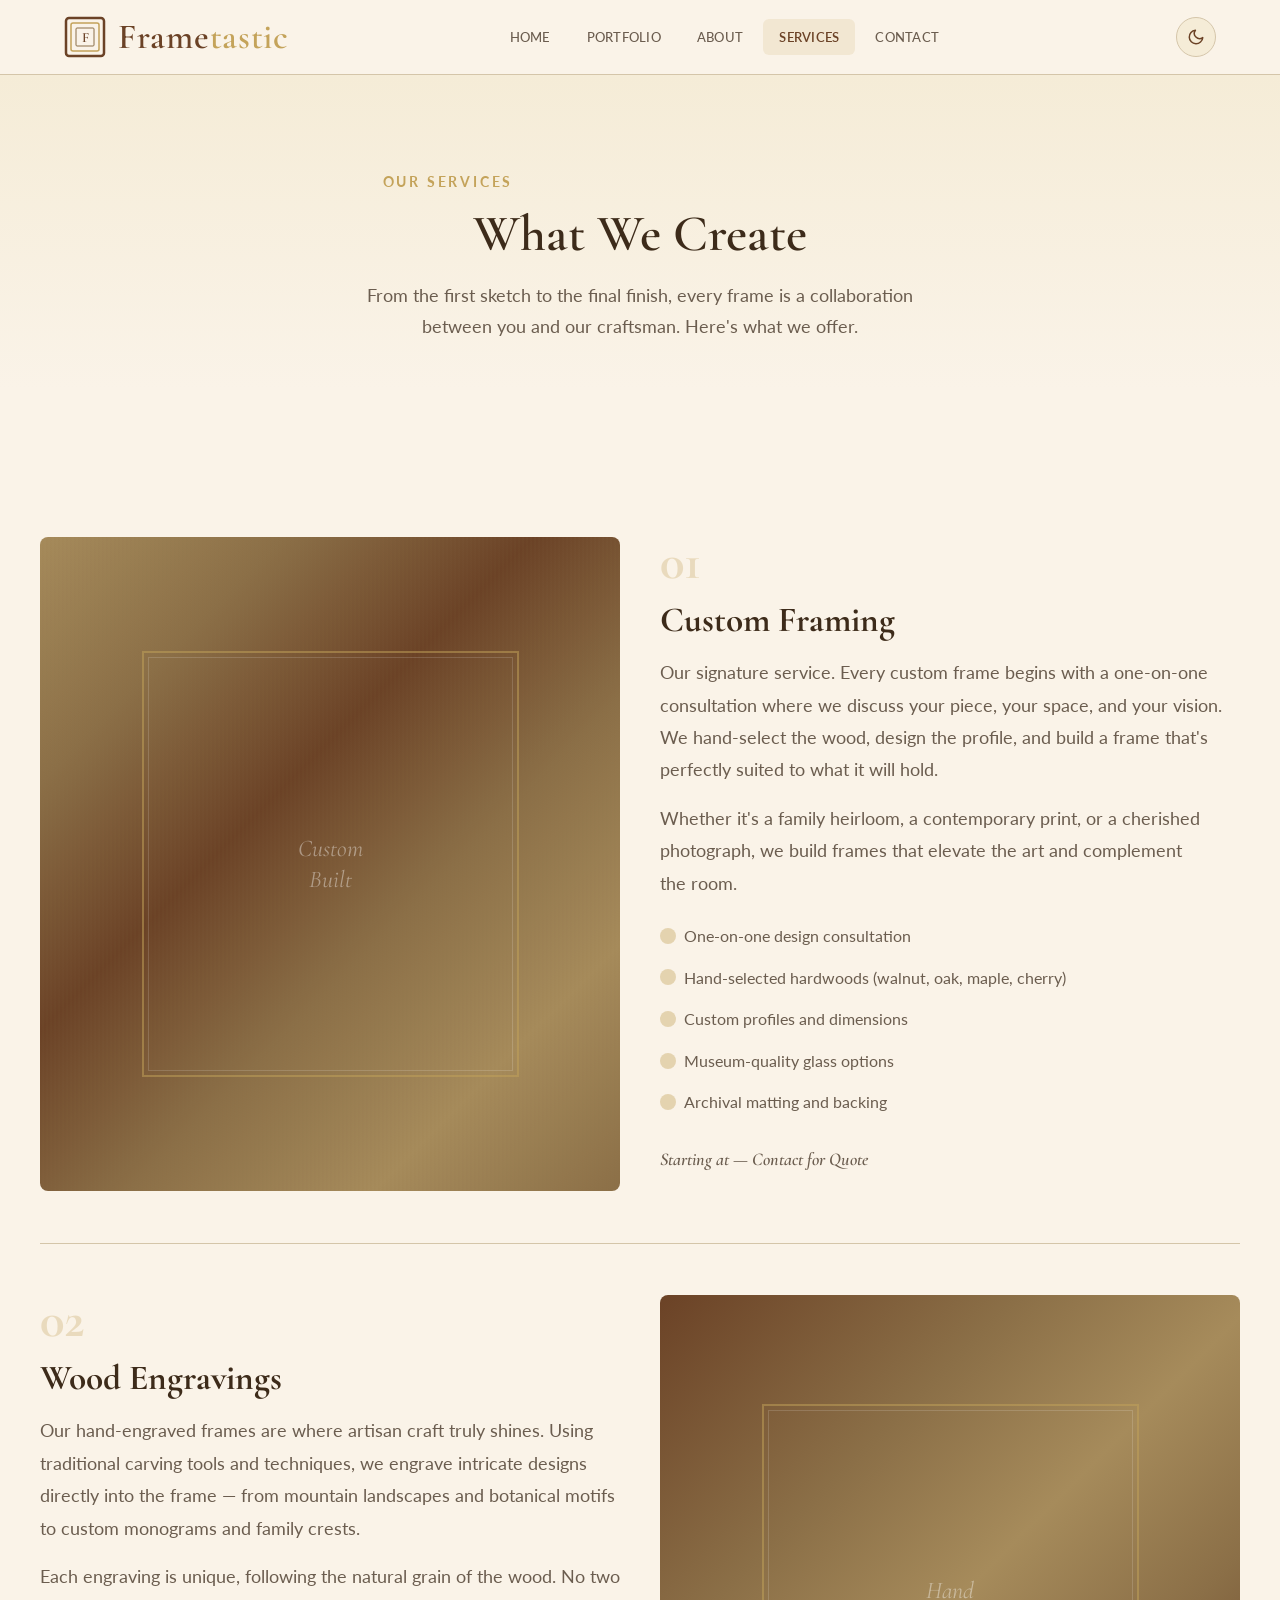
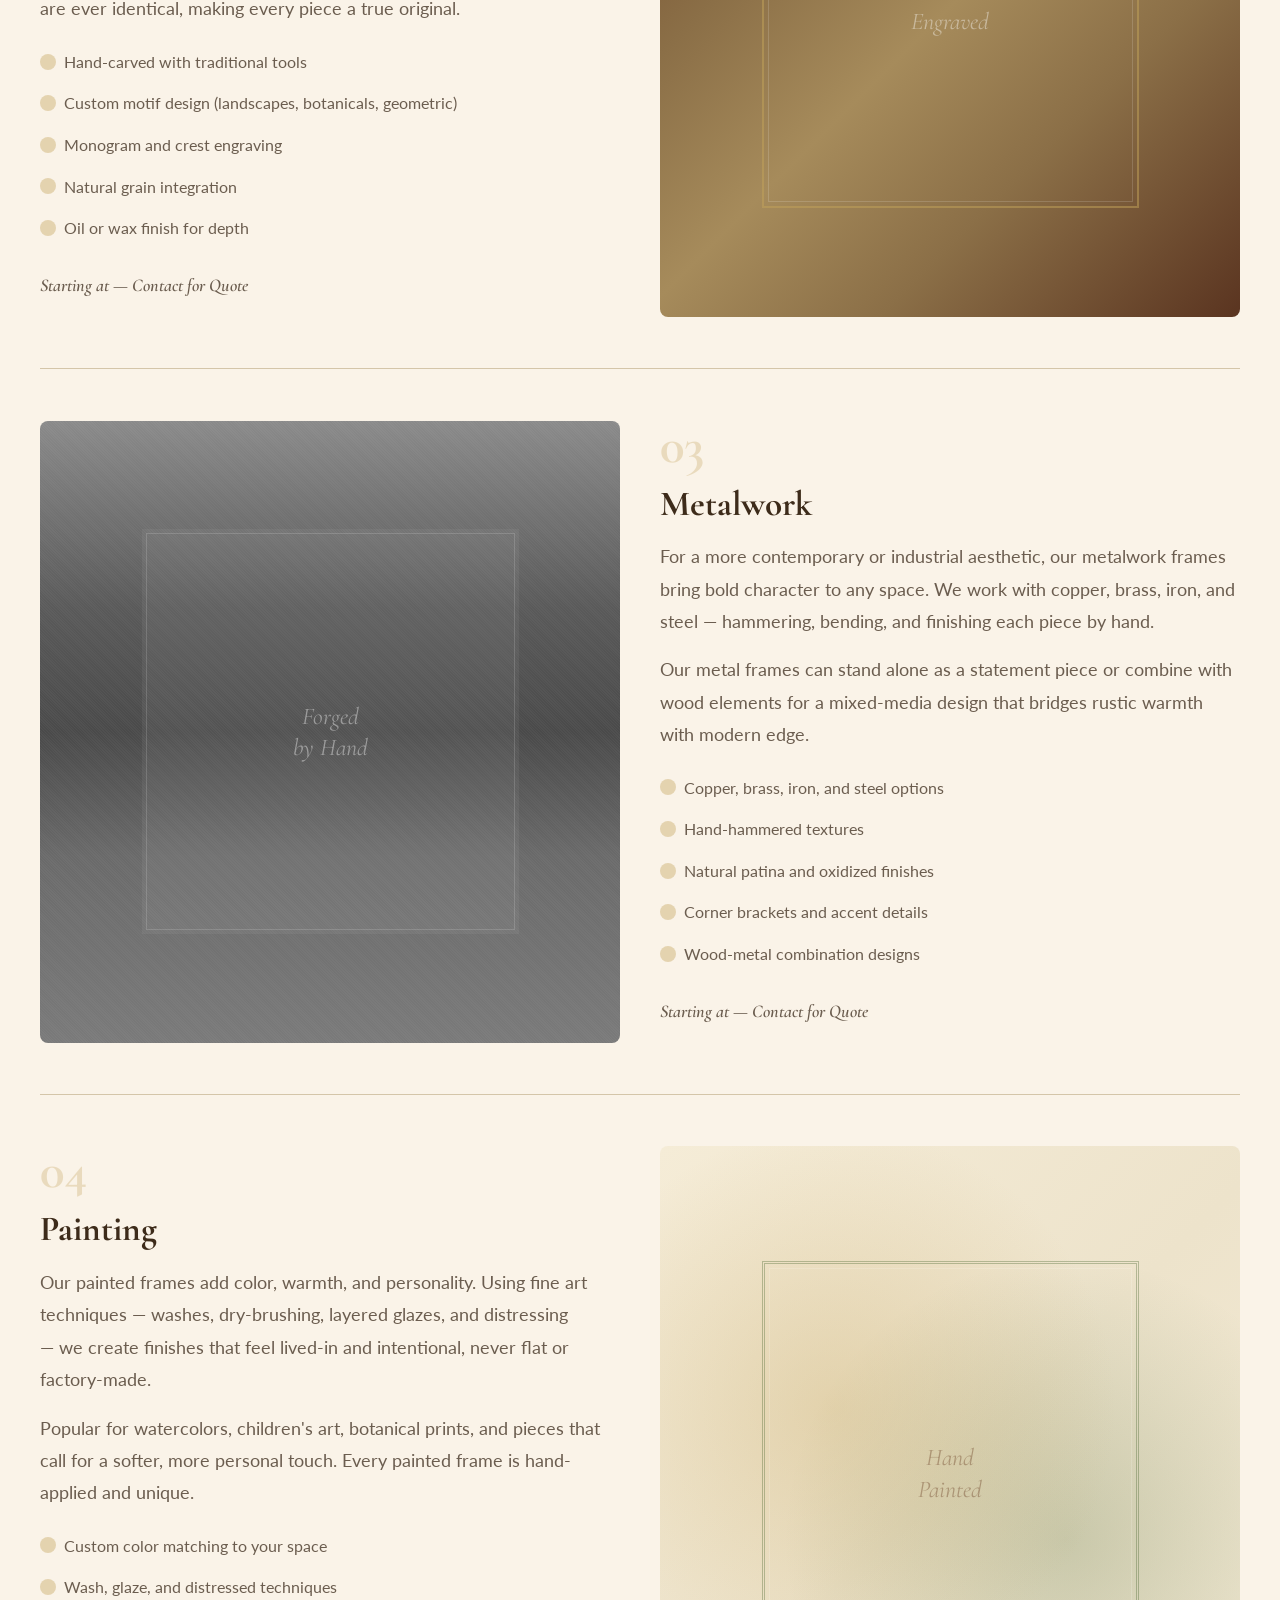
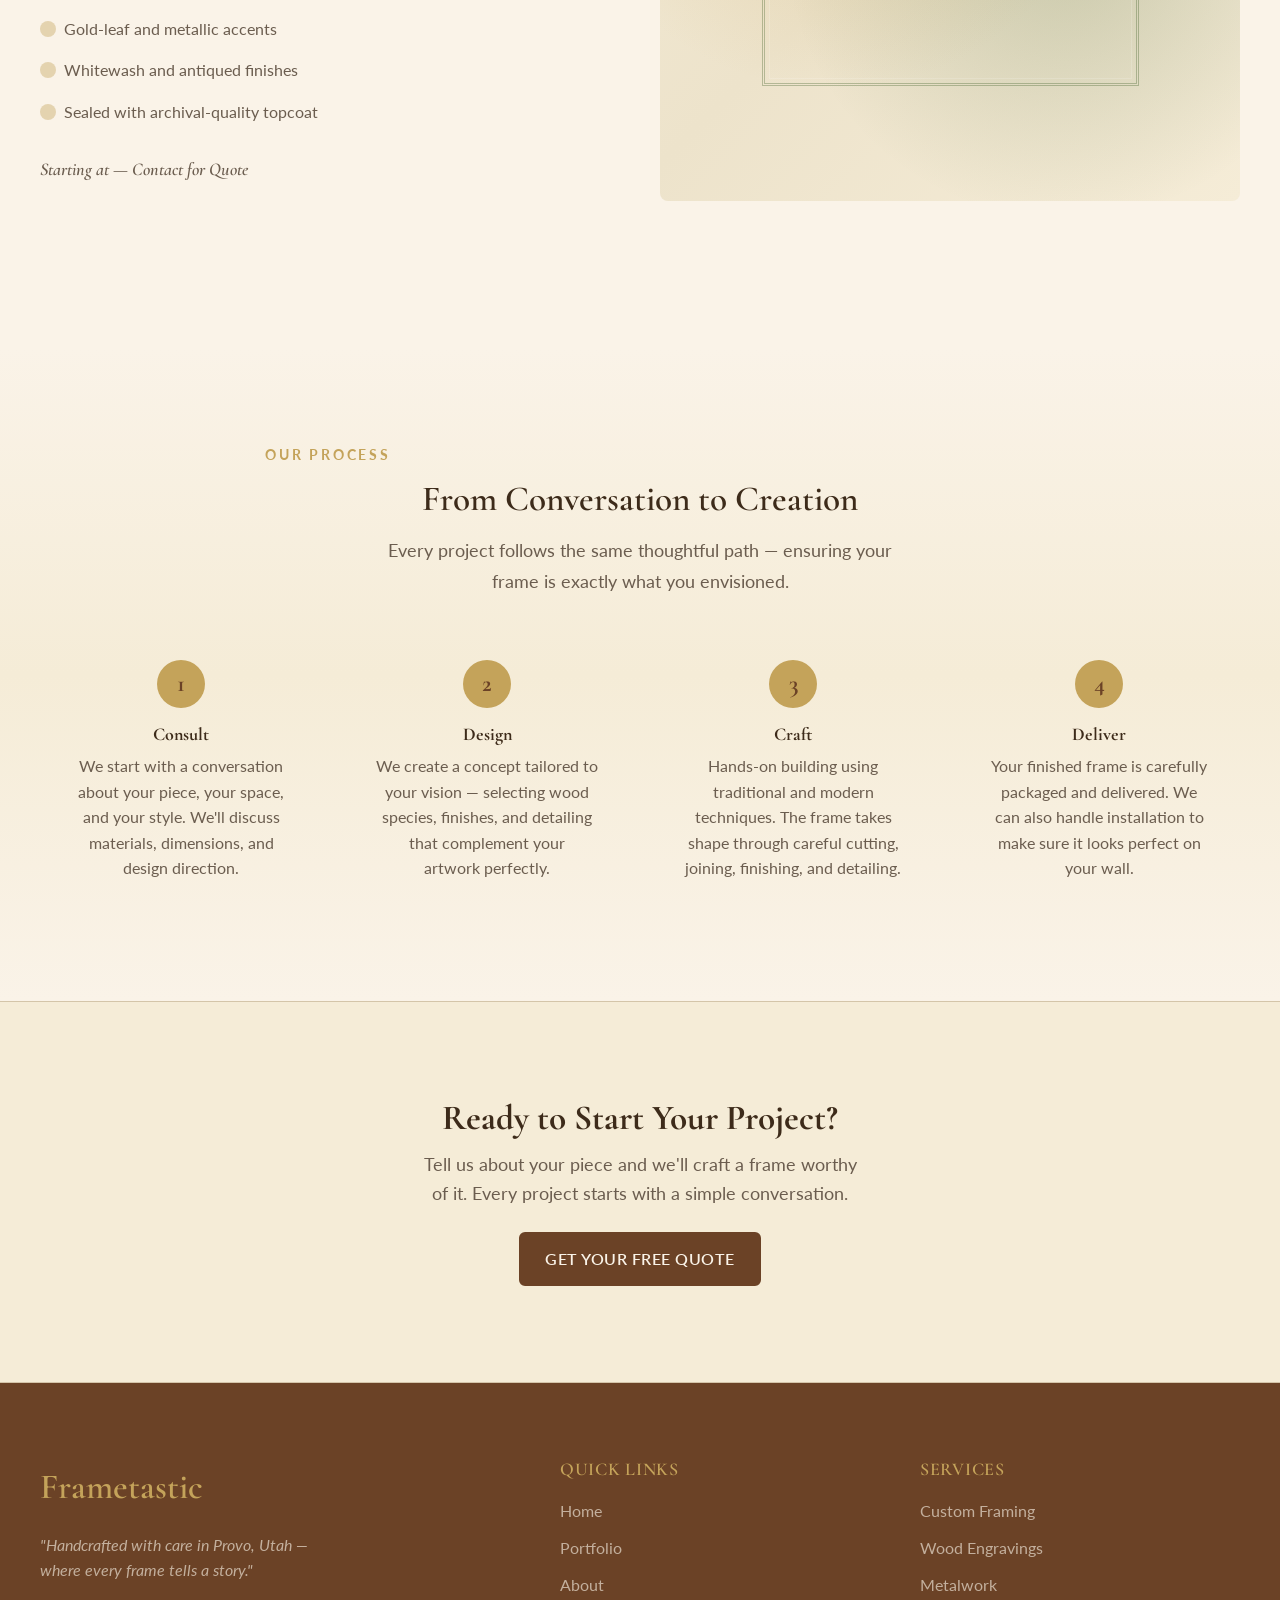
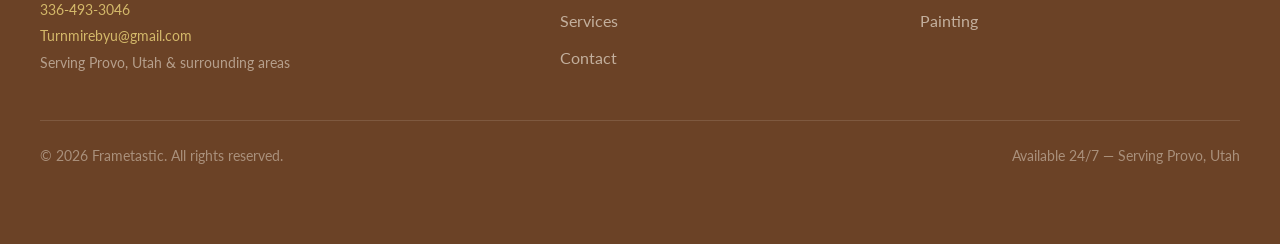
<file: services.html>
<!DOCTYPE html>
<html lang="en">
<head>
  <meta charset="UTF-8">
  <meta name="viewport" content="width=device-width, initial-scale=1.0">
  <title>Services — Frametastic | Custom Framing, Engravings, Metalwork</title>
  <meta name="description" content="Explore Frametastic's artisan services: custom framing, wood engravings, metalwork, and hand-painted frames. Each piece handcrafted in Provo, Utah.">

  <link rel="preconnect" href="https://fonts.googleapis.com">
  <link rel="preconnect" href="https://fonts.gstatic.com" crossorigin>
  <link href="https://fonts.googleapis.com/css2?family=Cormorant+Garamond:ital,wght@0,400;0,500;0,600;0,700;1,400;1,500;1,600&family=Lato:wght@300;400;700&display=swap" rel="stylesheet">

  <link rel="stylesheet" href="./styles.css">
  <!-- Prevent flash of wrong theme -->
  <script>(function(){var t=localStorage.getItem("frametastic-theme");if(t)document.documentElement.setAttribute("data-theme",t)})()</script>

</head>
<body>

  <!-- ========== HEADER ========== -->
  <header class="site-header">
    <div class="header-inner">
      <a href="./index.html" class="logo-link" aria-label="Frametastic Home">
        <svg class="logo-icon" viewBox="0 0 42 42" fill="none" xmlns="http://www.w3.org/2000/svg" aria-hidden="true">
          <rect x="2" y="2" width="38" height="38" rx="3" stroke="#6B4226" stroke-width="2.5"/>
          <rect x="7" y="7" width="28" height="28" rx="2" stroke="#C4A35A" stroke-width="1.5"/>
          <rect x="12" y="12" width="18" height="18" rx="1" stroke="#8B6F47" stroke-width="1"/>
          <text x="21" y="26" text-anchor="middle" font-family="'Cormorant Garamond', serif" font-size="14" font-weight="600" fill="#6B4226">F</text>
        </svg>
        <span class="logo-text">Frame<span>tastic</span></span>
      </a>
      <nav aria-label="Main navigation">
        <ul class="nav-links" role="list">
          <li><a href="./index.html">Home</a></li>
          <li><a href="./portfolio.html">Portfolio</a></li>
          <li><a href="./about.html">About</a></li>
          <li><a href="./services.html" class="active">Services</a></li>
          <li><a href="./contact.html">Contact</a></li>
        </ul>
      </nav>
      <!-- Theme Toggle -->
      <button class="theme-toggle desktop-only" aria-label="Toggle dark mode" title="Toggle dark mode">
        <svg class="icon-moon" viewBox="0 0 24 24" fill="none" stroke="currentColor" stroke-width="2" stroke-linecap="round" stroke-linejoin="round"><path d="M21 12.79A9 9 0 1 1 11.21 3 7 7 0 0 0 21 12.79z"/></svg>
        <svg class="icon-sun" viewBox="0 0 24 24" fill="none" stroke="currentColor" stroke-width="2" stroke-linecap="round" stroke-linejoin="round"><circle cx="12" cy="12" r="5"/><line x1="12" y1="1" x2="12" y2="3"/><line x1="12" y1="21" x2="12" y2="23"/><line x1="4.22" y1="4.22" x2="5.64" y2="5.64"/><line x1="18.36" y1="18.36" x2="19.78" y2="19.78"/><line x1="1" y1="12" x2="3" y2="12"/><line x1="21" y1="12" x2="23" y2="12"/><line x1="4.22" y1="19.78" x2="5.64" y2="18.36"/><line x1="18.36" y1="5.64" x2="19.78" y2="4.22"/></svg>
      </button>
      <button class="mobile-toggle" aria-label="Toggle menu" aria-expanded="false">
        <span></span><span></span><span></span>
      </button>
    </div>
    <nav class="mobile-nav" aria-label="Mobile navigation">
      <a href="./index.html">Home</a>
      <a href="./portfolio.html">Portfolio</a>
      <a href="./about.html">About</a>
      <a href="./services.html" class="active">Services</a>
      <a href="./contact.html">Contact</a>
    </nav>
    <!-- Mobile Theme Toggle -->
    <div class="mobile-theme-toggle">
      <button class="theme-toggle" aria-label="Toggle dark mode" title="Toggle dark mode">
        <svg class="icon-moon" viewBox="0 0 24 24" fill="none" stroke="currentColor" stroke-width="2" stroke-linecap="round" stroke-linejoin="round"><path d="M21 12.79A9 9 0 1 1 11.21 3 7 7 0 0 0 21 12.79z"/></svg>
        <svg class="icon-sun" viewBox="0 0 24 24" fill="none" stroke="currentColor" stroke-width="2" stroke-linecap="round" stroke-linejoin="round"><circle cx="12" cy="12" r="5"/><line x1="12" y1="1" x2="12" y2="3"/><line x1="12" y1="21" x2="12" y2="23"/><line x1="4.22" y1="4.22" x2="5.64" y2="5.64"/><line x1="18.36" y1="18.36" x2="19.78" y2="19.78"/><line x1="1" y1="12" x2="3" y2="12"/><line x1="21" y1="12" x2="23" y2="12"/><line x1="4.22" y1="19.78" x2="5.64" y2="18.36"/><line x1="18.36" y1="5.64" x2="19.78" y2="4.22"/></svg>
      </button>
    </div>
  </header>

  <main>

    <!-- ========== HERO ========== -->
    <section class="services-hero">
      <div class="section-default reveal">
        <p class="section-label">Our Services</p>
        <h1 class="section-title">What We Create</h1>
        <p class="section-subtitle" style="margin: 0 auto;">From the first sketch to the final finish, every frame is a collaboration between you and our craftsman. Here's what we offer.</p>
      </div>
    </section>

    <!-- ========== SERVICE 1: CUSTOM FRAMING ========== -->
    <section class="section">
      <div class="section-wide">

        <div class="service-block reveal">
          <div class="service-image frame-art frame-art-wood frame-style-rustic">
            <div class="frame-art-inner">
              <div class="frame-art-mark">Custom<br>Built</div>
            </div>
          </div>
          <div class="service-content">
            <div class="service-number">01</div>
            <h2>Custom Framing</h2>
            <p>
              Our signature service. Every custom frame begins with a one-on-one consultation where we discuss your piece, your space, and your vision. We hand-select the wood, design the profile, and build a frame that's perfectly suited to what it will hold.
            </p>
            <p>
              Whether it's a family heirloom, a contemporary print, or a cherished photograph, we build frames that elevate the art and complement the room.
            </p>
            <ul class="service-features">
              <li>One-on-one design consultation</li>
              <li>Hand-selected hardwoods (walnut, oak, maple, cherry)</li>
              <li>Custom profiles and dimensions</li>
              <li>Museum-quality glass options</li>
              <li>Archival matting and backing</li>
            </ul>
            <p class="service-price">Starting at — Contact for Quote</p>
          </div>
        </div>

        <!-- ========== SERVICE 2: WOOD ENGRAVINGS ========== -->
        <div class="service-block reverse reveal">
          <div class="service-image frame-art frame-style-ornate" style="background: linear-gradient(135deg, #6B4226 0%, #8B6F47 30%, #A68B5B 50%, #8B6F47 70%, #5a3420 100%);">
            <div class="frame-art-inner" style="border-color: rgba(196, 163, 90, 0.5); border-width: 2px; border-style: double;">
              <div class="frame-art-mark">Hand<br>Engraved</div>
            </div>
          </div>
          <div class="service-content">
            <div class="service-number">02</div>
            <h2>Wood Engravings</h2>
            <p>
              Our hand-engraved frames are where artisan craft truly shines. Using traditional carving tools and techniques, we engrave intricate designs directly into the frame — from mountain landscapes and botanical motifs to custom monograms and family crests.
            </p>
            <p>
              Each engraving is unique, following the natural grain of the wood. No two are ever identical, making every piece a true original.
            </p>
            <ul class="service-features">
              <li>Hand-carved with traditional tools</li>
              <li>Custom motif design (landscapes, botanicals, geometric)</li>
              <li>Monogram and crest engraving</li>
              <li>Natural grain integration</li>
              <li>Oil or wax finish for depth</li>
            </ul>
            <p class="service-price">Starting at — Contact for Quote</p>
          </div>
        </div>

        <!-- ========== SERVICE 3: METALWORK ========== -->
        <div class="service-block reveal">
          <div class="service-image frame-art frame-art-metal frame-style-modern">
            <div class="frame-art-inner">
              <div class="frame-art-mark">Forged<br>by Hand</div>
            </div>
          </div>
          <div class="service-content">
            <div class="service-number">03</div>
            <h2>Metalwork</h2>
            <p>
              For a more contemporary or industrial aesthetic, our metalwork frames bring bold character to any space. We work with copper, brass, iron, and steel — hammering, bending, and finishing each piece by hand.
            </p>
            <p>
              Our metal frames can stand alone as a statement piece or combine with wood elements for a mixed-media design that bridges rustic warmth with modern edge.
            </p>
            <ul class="service-features">
              <li>Copper, brass, iron, and steel options</li>
              <li>Hand-hammered textures</li>
              <li>Natural patina and oxidized finishes</li>
              <li>Corner brackets and accent details</li>
              <li>Wood-metal combination designs</li>
            </ul>
            <p class="service-price">Starting at — Contact for Quote</p>
          </div>
        </div>

        <!-- ========== SERVICE 4: PAINTING ========== -->
        <div class="service-block reverse reveal">
          <div class="service-image frame-art frame-art-painted frame-style-ornate">
            <div class="frame-art-inner" style="border-color: rgba(45, 80, 22, 0.3);">
              <div class="frame-art-mark" style="color: rgba(107, 66, 38, 0.4);">Hand<br>Painted</div>
            </div>
          </div>
          <div class="service-content">
            <div class="service-number">04</div>
            <h2>Painting</h2>
            <p>
              Our painted frames add color, warmth, and personality. Using fine art techniques — washes, dry-brushing, layered glazes, and distressing — we create finishes that feel lived-in and intentional, never flat or factory-made.
            </p>
            <p>
              Popular for watercolors, children's art, botanical prints, and pieces that call for a softer, more personal touch. Every painted frame is hand-applied and unique.
            </p>
            <ul class="service-features">
              <li>Custom color matching to your space</li>
              <li>Wash, glaze, and distressed techniques</li>
              <li>Gold-leaf and metallic accents</li>
              <li>Whitewash and antiqued finishes</li>
              <li>Sealed with archival-quality topcoat</li>
            </ul>
            <p class="service-price">Starting at — Contact for Quote</p>
          </div>
        </div>

      </div>
    </section>

    <!-- ========== OUR PROCESS ========== -->
    <section class="section bg-warm-gradient">
      <div class="section-wide">
        <div style="text-align: center; margin-bottom: var(--space-10);" class="reveal">
          <p class="section-label">Our Process</p>
          <h2 class="section-title" style="font-size: var(--text-xl);">From Conversation to Creation</h2>
          <p class="section-subtitle" style="margin: 0 auto;">Every project follows the same thoughtful path — ensuring your frame is exactly what you envisioned.</p>
        </div>

        <div class="process-steps reveal">
          <div class="process-step">
            <div class="process-step-number">1</div>
            <h4>Consult</h4>
            <p>We start with a conversation about your piece, your space, and your style. We'll discuss materials, dimensions, and design direction.</p>
          </div>
          <div class="process-step">
            <div class="process-step-number">2</div>
            <h4>Design</h4>
            <p>We create a concept tailored to your vision — selecting wood species, finishes, and detailing that complement your artwork perfectly.</p>
          </div>
          <div class="process-step">
            <div class="process-step-number">3</div>
            <h4>Craft</h4>
            <p>Hands-on building using traditional and modern techniques. The frame takes shape through careful cutting, joining, finishing, and detailing.</p>
          </div>
          <div class="process-step">
            <div class="process-step-number">4</div>
            <h4>Deliver</h4>
            <p>Your finished frame is carefully packaged and delivered. We can also handle installation to make sure it looks perfect on your wall.</p>
          </div>
        </div>
      </div>
    </section>

    <!-- ========== CTA ========== -->
    <section class="section cta-banner">
      <div class="section-default reveal">
        <h2>Ready to Start Your Project?</h2>
        <p>Tell us about your piece and we'll craft a frame worthy of it. Every project starts with a simple conversation.</p>
        <a href="./contact.html" class="btn btn-primary">Get Your Free Quote</a>
      </div>
    </section>

  </main>

  <!-- ========== FOOTER ========== -->
  <footer class="site-footer">
    <div class="footer-inner">
      <div class="footer-brand">
        <p class="footer-logo">Frametastic</p>
        <p class="footer-tagline">"Handcrafted with care in Provo, Utah — where every frame tells a story."</p>
        <div class="footer-contact-info">
          <p><a href="tel:336-493-3046">336-493-3046</a></p>
          <p><a href="mailto:Turnmirebyu@gmail.com">Turnmirebyu@gmail.com</a></p>
          <p>Serving Provo, Utah &amp; surrounding areas</p>
        </div>
      </div>
      <div class="footer-section">
        <h4>Quick Links</h4>
        <ul role="list">
          <li><a href="./index.html">Home</a></li>
          <li><a href="./portfolio.html">Portfolio</a></li>
          <li><a href="./about.html">About</a></li>
          <li><a href="./services.html">Services</a></li>
          <li><a href="./contact.html">Contact</a></li>
        </ul>
      </div>
      <div class="footer-section">
        <h4>Services</h4>
        <ul role="list">
          <li><a href="./services.html">Custom Framing</a></li>
          <li><a href="./services.html">Wood Engravings</a></li>
          <li><a href="./services.html">Metalwork</a></li>
          <li><a href="./services.html">Painting</a></li>
        </ul>
      </div>
    </div>
    <div class="footer-bottom">
      <p>&copy; 2026 Frametastic. All rights reserved.</p>
      <p>Available 24/7 — Serving Provo, Utah</p>
    </div>
  </footer>

  <script src="./script.js"></script>
</body>
</html>
</file>
<file: styles.css>
/* ============================================
   FRAMETASTIC — Shared Styles
   Rustic elegance inspired by Park City, Utah
   ============================================ */

/* --- Reset & Base --- */
*, *::before, *::after { box-sizing: border-box; margin: 0; padding: 0; }

html {
  -moz-text-size-adjust: none;
  -webkit-text-size-adjust: none;
  text-size-adjust: none;
  -webkit-font-smoothing: antialiased;
  -moz-osx-font-smoothing: grayscale;
  text-rendering: optimizeLegibility;
  scroll-behavior: smooth;
  hanging-punctuation: first last;
  scroll-padding-top: 5rem;
}

body {
  min-height: 100dvh;
  line-height: 1.6;
  font-family: var(--font-body);
  font-size: var(--text-base);
  color: var(--color-text);
  background-color: var(--color-bg);
}

img, picture, video, canvas, svg { display: block; max-width: 100%; height: auto; }
ul[role="list"], ol[role="list"] { list-style: none; }
input, button, textarea, select { font: inherit; color: inherit; }

h1, h2, h3, h4, h5, h6 {
  font-family: var(--font-display);
  text-wrap: balance;
  line-height: 1.15;
  color: var(--color-heading);
}

p, li, figcaption { text-wrap: pretty; max-width: 72ch; }

::selection {
  background: rgba(196, 163, 90, 0.25);
  color: var(--color-text);
}

:focus-visible {
  outline: 2px solid var(--color-gold);
  outline-offset: 3px;
  border-radius: 4px;
}

@media (prefers-reduced-motion: reduce) {
  *, *::before, *::after {
    animation-duration: 0.01ms !important;
    animation-iteration-count: 1 !important;
    transition-duration: 0.01ms !important;
    scroll-behavior: auto !important;
  }
}

button { cursor: pointer; background: none; border: none; }
a { text-decoration: none; color: inherit; }

a, button, [role="button"], input, textarea, select {
  transition: color 180ms cubic-bezier(0.16, 1, 0.3, 1),
              background 180ms cubic-bezier(0.16, 1, 0.3, 1),
              border-color 180ms cubic-bezier(0.16, 1, 0.3, 1),
              box-shadow 180ms cubic-bezier(0.16, 1, 0.3, 1),
              transform 180ms cubic-bezier(0.16, 1, 0.3, 1);
}

.sr-only {
  position: absolute; width: 1px; height: 1px; padding: 0; margin: -1px;
  overflow: hidden; clip: rect(0, 0, 0, 0); white-space: nowrap; border-width: 0;
}


/* --- Design Tokens --- */
:root {
  /* Typography */
  --font-display: 'Cormorant Garamond', 'Georgia', serif;
  --font-body: 'Lato', 'Helvetica Neue', sans-serif;

  --text-xs:   clamp(0.75rem,  0.7rem  + 0.25vw, 0.875rem);
  --text-sm:   clamp(0.875rem, 0.8rem  + 0.35vw, 1rem);
  --text-base: clamp(1rem,     0.95rem + 0.25vw, 1.125rem);
  --text-lg:   clamp(1.125rem, 1rem    + 0.75vw, 1.5rem);
  --text-xl:   clamp(1.5rem,   1.2rem  + 1.25vw, 2.25rem);
  --text-2xl:  clamp(2rem,     1.2rem  + 2.5vw,  3.5rem);
  --text-3xl:  clamp(2.5rem,   1rem    + 4vw,    5rem);
  --text-hero: clamp(3rem,     0.5rem  + 7vw,    8rem);

  /* Spacing */
  --space-1:  0.25rem;
  --space-2:  0.5rem;
  --space-3:  0.75rem;
  --space-4:  1rem;
  --space-5:  1.25rem;
  --space-6:  1.5rem;
  --space-8:  2rem;
  --space-10: 2.5rem;
  --space-12: 3rem;
  --space-16: 4rem;
  --space-20: 5rem;
  --space-24: 6rem;
  --space-32: 8rem;

  /* Frametastic Palette — Rustic Elegance */
  --color-bg:             #FAF3E8;
  --color-surface:        #F5ECD7;
  --color-surface-2:      #EDE3CB;
  --color-surface-offset: #F0E8D5;
  --color-divider:        #D4C5A9;
  --color-border:         #C4B493;

  --color-text:           #2C2C2C;
  --color-text-muted:     #6B5D4F;
  --color-text-faint:     #9A8E7F;
  --color-heading:        #3D2B1A;

  --color-brown:          #8B6F47;
  --color-brown-dark:     #6B4226;
  --color-brown-light:    #A68B5B;
  --color-green:          #2D5016;
  --color-green-light:    #4A6741;
  --color-green-muted:    #5C7A52;
  --color-cream:          #FAF3E8;
  --color-ivory:          #F5ECD7;
  --color-gold:           #C4A35A;
  --color-gold-light:     #D4B96A;
  --color-gold-dark:      #A68830;
  --color-charcoal:       #2C2C2C;

  /* Semantic */
  --color-primary:        #6B4226;
  --color-primary-hover:  #8B6F47;
  --color-accent:         #C4A35A;
  --color-accent-hover:   #D4B96A;

  /* Radius */
  --radius-sm: 4px;
  --radius-md: 6px;
  --radius-lg: 8px;
  --radius-xl: 12px;

  /* Shadows — warm-toned */
  --shadow-sm: 0 1px 3px rgba(107, 66, 38, 0.08);
  --shadow-md: 0 4px 12px rgba(107, 66, 38, 0.1);
  --shadow-lg: 0 12px 32px rgba(107, 66, 38, 0.14);
  --shadow-warm: 0 8px 24px rgba(139, 111, 71, 0.12);

  /* Content widths */
  --content-narrow: 640px;
  --content-default: 960px;
  --content-wide: 1200px;
}


/* ============================
   SHARED LAYOUT COMPONENTS
   ============================ */

/* --- Header / Navigation --- */
.site-header {
  position: sticky;
  top: 0;
  z-index: 100;
  background: rgba(250, 243, 232, 0.95);
  backdrop-filter: blur(12px);
  -webkit-backdrop-filter: blur(12px);
  border-bottom: 1px solid var(--color-divider);
  transition: box-shadow 300ms ease;
}

.site-header--scrolled {
  box-shadow: var(--shadow-md);
}

.header-inner {
  max-width: var(--content-wide);
  margin: 0 auto;
  padding: var(--space-4) var(--space-6);
  display: flex;
  align-items: center;
  justify-content: space-between;
}

.logo-link {
  display: flex;
  align-items: center;
  gap: var(--space-3);
}

.logo-icon {
  width: 42px;
  height: 42px;
  flex-shrink: 0;
}

.logo-text {
  font-family: var(--font-display);
  font-size: var(--text-xl);
  font-weight: 600;
  color: var(--color-brown-dark);
  letter-spacing: 0.02em;
  line-height: 1;
}

.logo-text span {
  color: var(--color-gold);
}

/* Desktop nav */
.nav-links {
  display: flex;
  align-items: center;
  gap: var(--space-1);
  list-style: none;
}

.nav-links a {
  display: block;
  padding: var(--space-2) var(--space-4);
  font-size: var(--text-sm);
  font-weight: 500;
  color: var(--color-text-muted);
  border-radius: var(--radius-md);
  letter-spacing: 0.02em;
  text-transform: uppercase;
  font-size: 0.8rem;
}

.nav-links a:hover {
  color: var(--color-brown-dark);
  background: rgba(139, 111, 71, 0.08);
}

.nav-links a.active {
  color: var(--color-brown-dark);
  background: rgba(196, 163, 90, 0.15);
  font-weight: 600;
}

/* Mobile hamburger */
.mobile-toggle {
  display: none;
  flex-direction: column;
  gap: 5px;
  padding: var(--space-2);
  cursor: pointer;
  z-index: 110;
}

.mobile-toggle span {
  display: block;
  width: 24px;
  height: 2px;
  background: var(--color-brown-dark);
  border-radius: 2px;
  transition: transform 300ms ease, opacity 300ms ease;
}

.mobile-toggle.open span:nth-child(1) {
  transform: translateY(7px) rotate(45deg);
}
.mobile-toggle.open span:nth-child(2) {
  opacity: 0;
}
.mobile-toggle.open span:nth-child(3) {
  transform: translateY(-7px) rotate(-45deg);
}

/* Mobile nav overlay */
.mobile-nav {
  display: none;
  position: fixed;
  top: 0;
  left: 0;
  width: 100%;
  height: 100dvh;
  background: rgba(250, 243, 232, 1);
  backdrop-filter: blur(20px);
  -webkit-backdrop-filter: blur(20px);
  z-index: 105;
  flex-direction: column;
  align-items: center;
  justify-content: center;
  gap: var(--space-4);
}

.mobile-nav.open {
  display: flex;
}

.mobile-nav a {
  font-family: var(--font-display);
  font-size: var(--text-xl);
  font-weight: 500;
  color: var(--color-text-muted);
  padding: var(--space-3) var(--space-8);
  border-radius: var(--radius-md);
}

.mobile-nav a:hover,
.mobile-nav a.active {
  color: var(--color-brown-dark);
  background: rgba(196, 163, 90, 0.15);
}

@media (max-width: 768px) {
  .nav-links { display: none; }
  .mobile-toggle { display: flex; }
}


/* --- Footer --- */
.site-footer {
  background: var(--color-brown-dark);
  color: #E8DED0;
  padding: clamp(var(--space-12), 6vw, var(--space-20)) var(--space-6);
}

.footer-inner {
  max-width: var(--content-wide);
  margin: 0 auto;
  display: grid;
  grid-template-columns: 1.5fr 1fr 1fr;
  gap: var(--space-10);
}

.footer-brand .footer-logo {
  font-family: var(--font-display);
  font-size: var(--text-xl);
  color: var(--color-gold);
  font-weight: 600;
  margin-bottom: var(--space-4);
}

.footer-brand .footer-tagline {
  font-style: italic;
  color: rgba(232, 222, 208, 0.7);
  font-size: var(--text-sm);
  margin-bottom: var(--space-4);
  max-width: 30ch;
}

.footer-brand .footer-contact-info p {
  font-size: var(--text-xs);
  color: rgba(232, 222, 208, 0.6);
  margin-bottom: var(--space-1);
}

.footer-brand .footer-contact-info a {
  color: var(--color-gold-light);
}

.footer-brand .footer-contact-info a:hover {
  color: #fff;
}

.footer-section h4 {
  font-family: var(--font-display);
  font-size: var(--text-base);
  color: var(--color-gold);
  font-weight: 600;
  margin-bottom: var(--space-4);
  letter-spacing: 0.04em;
  text-transform: uppercase;
}

.footer-section ul {
  list-style: none;
}

.footer-section li {
  margin-bottom: var(--space-2);
}

.footer-section a {
  font-size: var(--text-sm);
  color: rgba(232, 222, 208, 0.7);
}

.footer-section a:hover {
  color: #fff;
}

.footer-bottom {
  max-width: var(--content-wide);
  margin: 0 auto;
  margin-top: var(--space-10);
  padding-top: var(--space-6);
  border-top: 1px solid rgba(232, 222, 208, 0.15);
  display: flex;
  align-items: center;
  justify-content: space-between;
  flex-wrap: wrap;
  gap: var(--space-4);
}

.footer-bottom p {
  font-size: var(--text-xs);
  color: rgba(232, 222, 208, 0.5);
}

@media (max-width: 768px) {
  .footer-inner {
    grid-template-columns: 1fr;
    gap: var(--space-8);
    text-align: center;
  }
  .footer-brand .footer-tagline { max-width: none; }
  .footer-bottom {
    flex-direction: column;
    text-align: center;
  }
}


/* ============================
   SHARED UI COMPONENTS
   ============================ */

/* Buttons */
.btn {
  display: inline-flex;
  align-items: center;
  gap: var(--space-2);
  padding: var(--space-3) var(--space-6);
  font-size: var(--text-sm);
  font-weight: 600;
  border-radius: var(--radius-md);
  cursor: pointer;
  text-decoration: none;
  letter-spacing: 0.03em;
  text-transform: uppercase;
}

.btn-primary {
  background: var(--color-brown-dark);
  color: var(--color-cream);
  border: 2px solid var(--color-brown-dark);
}

.btn-primary:hover {
  background: var(--color-brown);
  border-color: var(--color-brown);
  transform: translateY(-1px);
  box-shadow: var(--shadow-md);
}

.btn-outline {
  background: transparent;
  color: var(--color-brown-dark);
  border: 2px solid var(--color-brown-dark);
}

.btn-outline:hover {
  background: var(--color-brown-dark);
  color: var(--color-cream);
  transform: translateY(-1px);
}

.btn-gold {
  background: var(--color-gold);
  color: var(--color-brown-dark);
  border: 2px solid var(--color-gold);
}

.btn-gold:hover {
  background: var(--color-gold-dark);
  border-color: var(--color-gold-dark);
  color: #fff;
  transform: translateY(-1px);
  box-shadow: var(--shadow-md);
}

/* Section utilities */
.section {
  padding: clamp(var(--space-12), 8vw, var(--space-24)) var(--space-6);
}

.section-narrow {
  max-width: var(--content-narrow);
  margin: 0 auto;
}

.section-default {
  max-width: var(--content-default);
  margin: 0 auto;
}

.section-wide {
  max-width: var(--content-wide);
  margin: 0 auto;
}

.section-label {
  font-family: var(--font-body);
  font-size: var(--text-xs);
  text-transform: uppercase;
  letter-spacing: 0.2em;
  color: var(--color-gold);
  font-weight: 700;
  margin-bottom: var(--space-3);
}

.section-title {
  font-size: var(--text-2xl);
  font-weight: 600;
  margin-bottom: var(--space-4);
  color: var(--color-heading);
}

.section-subtitle {
  font-size: var(--text-base);
  color: var(--color-text-muted);
  max-width: 55ch;
  line-height: 1.7;
}

/* Decorative divider */
.divider {
  display: flex;
  align-items: center;
  gap: var(--space-4);
  margin: var(--space-8) auto;
  max-width: 200px;
}

.divider::before,
.divider::after {
  content: '';
  flex: 1;
  height: 1px;
  background: var(--color-gold);
  opacity: 0.5;
}

.divider-diamond {
  width: 8px;
  height: 8px;
  background: var(--color-gold);
  transform: rotate(45deg);
  flex-shrink: 0;
}

/* Wood texture gradient backgrounds */
.bg-wood {
  background: linear-gradient(
    135deg,
    #8B6F47 0%,
    #A68B5B 25%,
    #8B6F47 50%,
    #6B4226 75%,
    #8B6F47 100%
  );
}

.bg-warm-gradient {
  background: linear-gradient(
    180deg,
    var(--color-bg) 0%,
    var(--color-surface) 50%,
    var(--color-bg) 100%
  );
}

.bg-cream-to-ivory {
  background: linear-gradient(
    180deg,
    var(--color-cream) 0%,
    var(--color-ivory) 100%
  );
}

.bg-forest {
  background: linear-gradient(
    135deg,
    #2D5016 0%,
    #4A6741 50%,
    #2D5016 100%
  );
}

/* Card base */
.card {
  background: var(--color-bg);
  border: 1px solid var(--color-divider);
  border-radius: var(--radius-lg);
  overflow: hidden;
  transition: transform 300ms ease, box-shadow 300ms ease;
}

.card:hover {
  transform: translateY(-4px);
  box-shadow: var(--shadow-lg);
}

/* Animated frame border */
.frame-border {
  border: 3px solid var(--color-gold);
  border-radius: var(--radius-md);
  padding: var(--space-1);
  position: relative;
}

.frame-border::before {
  content: '';
  position: absolute;
  inset: 4px;
  border: 1px solid rgba(196, 163, 90, 0.4);
  border-radius: 3px;
  pointer-events: none;
}

/* Scroll reveal animations */
.reveal {
  opacity: 0;
  transform: translateY(20px);
  transition: opacity 600ms ease, transform 600ms ease;
}

.reveal.visible {
  opacity: 1;
  transform: translateY(0);
}

.reveal-delay-1 { transition-delay: 100ms; }
.reveal-delay-2 { transition-delay: 200ms; }
.reveal-delay-3 { transition-delay: 300ms; }
.reveal-delay-4 { transition-delay: 400ms; }


/* ============================
   PAGE-SPECIFIC STYLES
   ============================ */

/* --- Homepage --- */
.hero {
  min-height: 85vh;
  display: flex;
  align-items: center;
  justify-content: center;
  text-align: center;
  padding: var(--space-16) var(--space-6);
  position: relative;
  overflow: hidden;
  background:
    linear-gradient(135deg,
      rgba(250, 243, 232, 0.92) 0%,
      rgba(245, 236, 215, 0.88) 40%,
      rgba(237, 227, 203, 0.85) 100%
    ),
    linear-gradient(45deg,
      #6B4226 0%, #8B6F47 30%, #A68B5B 50%, #8B6F47 70%, #6B4226 100%
    );
}

.hero::before {
  content: '';
  position: absolute;
  inset: 0;
  background:
    radial-gradient(ellipse at 20% 50%, rgba(196, 163, 90, 0.15) 0%, transparent 60%),
    radial-gradient(ellipse at 80% 30%, rgba(45, 80, 22, 0.08) 0%, transparent 50%);
  pointer-events: none;
}

.hero-content {
  position: relative;
  z-index: 1;
  max-width: 750px;
}

.hero-badge {
  display: inline-flex;
  align-items: center;
  gap: var(--space-2);
  background: rgba(196, 163, 90, 0.15);
  border: 1px solid rgba(196, 163, 90, 0.3);
  padding: var(--space-2) var(--space-4);
  border-radius: var(--radius-xl);
  font-size: var(--text-xs);
  color: var(--color-gold-dark);
  font-weight: 600;
  letter-spacing: 0.05em;
  text-transform: uppercase;
  margin-bottom: var(--space-6);
}

.hero h1 {
  font-size: var(--text-hero);
  font-weight: 600;
  color: var(--color-brown-dark);
  margin-bottom: var(--space-6);
  line-height: 1.05;
}

.hero h1 em {
  font-style: italic;
  color: var(--color-gold);
}

.hero-description {
  font-size: var(--text-base);
  color: var(--color-text-muted);
  max-width: 50ch;
  margin: 0 auto var(--space-8);
  line-height: 1.8;
}

.hero-cta {
  display: flex;
  align-items: center;
  justify-content: center;
  gap: var(--space-4);
  flex-wrap: wrap;
}

/* Decorative corner frames on hero */
.hero-frame-corner {
  position: absolute;
  width: 80px;
  height: 80px;
  border-color: var(--color-gold);
  opacity: 0.3;
}

.hero-frame-corner--tl {
  top: 40px; left: 40px;
  border-top: 2px solid;
  border-left: 2px solid;
}
.hero-frame-corner--tr {
  top: 40px; right: 40px;
  border-top: 2px solid;
  border-right: 2px solid;
}
.hero-frame-corner--bl {
  bottom: 40px; left: 40px;
  border-bottom: 2px solid;
  border-left: 2px solid;
}
.hero-frame-corner--br {
  bottom: 40px; right: 40px;
  border-bottom: 2px solid;
  border-right: 2px solid;
}

/* Featured work grid on homepage */
.featured-grid {
  display: grid;
  grid-template-columns: repeat(auto-fit, minmax(260px, 1fr));
  gap: var(--space-6);
}

.featured-card {
  position: relative;
  background: var(--color-bg);
  border: 1px solid var(--color-divider);
  border-radius: var(--radius-lg);
  overflow: hidden;
  transition: transform 300ms ease, box-shadow 300ms ease;
  display: flex;
  flex-direction: column;
}

.featured-card:hover {
  transform: translateY(-6px);
  box-shadow: var(--shadow-lg);
}

.featured-card-image {
  height: 280px;
  min-height: 280px;
  position: relative;
  overflow: hidden;
}

.featured-card-body {
  padding: var(--space-5);
}

.featured-card-body h3 {
  font-size: var(--text-lg);
  font-weight: 600;
  margin-bottom: var(--space-2);
}

.featured-card-body p {
  font-size: var(--text-sm);
  color: var(--color-text-muted);
}

.featured-card-tag {
  position: absolute;
  top: var(--space-4);
  left: var(--space-4);
  background: rgba(107, 66, 38, 0.85);
  color: var(--color-cream);
  padding: var(--space-1) var(--space-3);
  border-radius: var(--radius-sm);
  font-size: var(--text-xs);
  font-weight: 600;
  text-transform: uppercase;
  letter-spacing: 0.05em;
}

/* Testimonial section */
.testimonial-section {
  background: var(--color-brown-dark);
  color: var(--color-cream);
  text-align: center;
}

.testimonial-quote {
  font-family: var(--font-display);
  font-size: var(--text-xl);
  font-style: italic;
  max-width: 40ch;
  margin: 0 auto var(--space-6);
  line-height: 1.5;
  position: relative;
}

.testimonial-quote::before {
  content: '\201C';
  font-size: 5rem;
  position: absolute;
  top: -2rem;
  left: -1.5rem;
  color: var(--color-gold);
  opacity: 0.4;
  line-height: 1;
}

.testimonial-author {
  font-size: var(--text-sm);
  color: var(--color-gold-light);
  font-weight: 500;
}

/* Intro / About preview */
.intro-grid {
  display: grid;
  grid-template-columns: 1fr 1fr;
  gap: var(--space-10);
  align-items: center;
}

.intro-image-wrapper {
  position: relative;
}

.intro-image-placeholder {
  aspect-ratio: 4/5;
  border-radius: var(--radius-lg);
  overflow: hidden;
  position: relative;
}

.intro-image-frame {
  position: absolute;
  inset: -12px;
  border: 2px solid var(--color-gold);
  border-radius: calc(var(--radius-lg) + 4px);
  opacity: 0.4;
  pointer-events: none;
}

@media (max-width: 768px) {
  .intro-grid {
    grid-template-columns: 1fr;
    gap: var(--space-6);
  }
}


/* --- Portfolio Page --- */
.portfolio-hero {
  text-align: center;
  padding: clamp(var(--space-16), 10vw, var(--space-24)) var(--space-6) clamp(var(--space-8), 4vw, var(--space-12));
  background: linear-gradient(180deg, var(--color-surface) 0%, var(--color-bg) 100%);
}

.portfolio-filters {
  display: flex;
  align-items: center;
  justify-content: center;
  gap: var(--space-3);
  flex-wrap: wrap;
  margin-bottom: var(--space-10);
}

.filter-btn {
  padding: var(--space-2) var(--space-5);
  font-size: var(--text-sm);
  font-weight: 500;
  border: 1px solid var(--color-divider);
  border-radius: var(--radius-xl);
  background: transparent;
  color: var(--color-text-muted);
  cursor: pointer;
}

.filter-btn:hover,
.filter-btn.active {
  background: var(--color-brown-dark);
  color: var(--color-cream);
  border-color: var(--color-brown-dark);
}

.portfolio-grid {
  display: grid;
  grid-template-columns: repeat(auto-fill, minmax(280px, 1fr));
  gap: var(--space-6);
}

.portfolio-card {
  background: var(--color-bg);
  border: 1px solid var(--color-divider);
  border-radius: var(--radius-lg);
  overflow: hidden;
  transition: transform 300ms ease, box-shadow 300ms ease;
  display: flex;
  flex-direction: column;
}

.portfolio-card:hover {
  transform: translateY(-4px);
  box-shadow: var(--shadow-lg);
}

.portfolio-card-image {
  height: 280px;
  min-height: 280px;
  position: relative;
  overflow: hidden;
}

.portfolio-card-body {
  padding: var(--space-5);
}

.portfolio-card-body h3 {
  font-size: var(--text-lg);
  font-weight: 600;
  margin-bottom: var(--space-2);
}

.portfolio-card-body .category {
  font-size: var(--text-xs);
  color: var(--color-gold-dark);
  text-transform: uppercase;
  letter-spacing: 0.1em;
  font-weight: 600;
  margin-bottom: var(--space-2);
}

.portfolio-card-body p {
  font-size: var(--text-sm);
  color: var(--color-text-muted);
  line-height: 1.6;
}


/* --- About Page --- */
.about-hero {
  text-align: center;
  padding: clamp(var(--space-16), 10vw, var(--space-24)) var(--space-6) clamp(var(--space-8), 4vw, var(--space-12));
  background: linear-gradient(180deg, var(--color-surface) 0%, var(--color-bg) 100%);
}

.about-story {
  display: grid;
  grid-template-columns: 1fr 1fr;
  gap: var(--space-10);
  align-items: start;
}

.about-story-image {
  aspect-ratio: 3/4;
  border-radius: var(--radius-lg);
  overflow: hidden;
  position: relative;
}

.about-story-text h2 {
  font-size: var(--text-xl);
  margin-bottom: var(--space-4);
}

.about-story-text p {
  font-size: var(--text-base);
  color: var(--color-text-muted);
  margin-bottom: var(--space-4);
  line-height: 1.8;
}

.about-story-text .highlight-text {
  font-family: var(--font-display);
  font-size: var(--text-lg);
  font-style: italic;
  color: var(--color-brown-dark);
  border-left: 3px solid var(--color-gold);
  padding-left: var(--space-5);
  margin: var(--space-6) 0;
}

@media (max-width: 768px) {
  .about-story {
    grid-template-columns: 1fr;
    gap: var(--space-6);
  }
}

/* Stats bar */
.stats-bar {
  display: grid;
  grid-template-columns: repeat(4, 1fr);
  gap: var(--space-6);
  text-align: center;
  padding: var(--space-12) var(--space-6);
  background: var(--color-brown-dark);
  color: var(--color-cream);
}

.stat-item .stat-number {
  font-family: var(--font-display);
  font-size: var(--text-2xl);
  font-weight: 700;
  color: var(--color-gold);
  line-height: 1;
  margin-bottom: var(--space-2);
}

.stat-item .stat-label {
  font-size: var(--text-xs);
  text-transform: uppercase;
  letter-spacing: 0.1em;
  color: rgba(232, 222, 208, 0.7);
}

@media (max-width: 768px) {
  .stats-bar {
    grid-template-columns: repeat(2, 1fr);
    gap: var(--space-8);
  }
}

/* Philosophy section */
.philosophy-grid {
  display: grid;
  grid-template-columns: repeat(3, 1fr);
  gap: var(--space-6);
}

.philosophy-card {
  text-align: center;
  padding: var(--space-8);
  border: 1px solid var(--color-divider);
  border-radius: var(--radius-lg);
  background: var(--color-bg);
}

.philosophy-icon {
  width: 64px;
  height: 64px;
  margin: 0 auto var(--space-5);
  display: flex;
  align-items: center;
  justify-content: center;
  background: rgba(196, 163, 90, 0.12);
  border-radius: 50%;
  color: var(--color-gold-dark);
}

.philosophy-card h3 {
  font-size: var(--text-lg);
  margin-bottom: var(--space-3);
}

.philosophy-card p {
  font-size: var(--text-sm);
  color: var(--color-text-muted);
  max-width: none;
}

@media (max-width: 768px) {
  .philosophy-grid {
    grid-template-columns: 1fr;
  }
}


/* --- Services Page --- */
.services-hero {
  text-align: center;
  padding: clamp(var(--space-16), 10vw, var(--space-24)) var(--space-6) clamp(var(--space-8), 4vw, var(--space-12));
  background: linear-gradient(180deg, var(--color-surface) 0%, var(--color-bg) 100%);
}

.service-block {
  display: grid;
  grid-template-columns: 1fr 1fr;
  gap: var(--space-10);
  align-items: center;
  padding: clamp(var(--space-8), 4vw, var(--space-16)) 0;
  border-bottom: 1px solid var(--color-divider);
}

.service-block:last-child {
  border-bottom: none;
}

.service-block.reverse {
  direction: rtl;
}

.service-block.reverse > * {
  direction: ltr;
}

.service-image {
  aspect-ratio: 4/3;
  border-radius: var(--radius-lg);
  overflow: hidden;
  position: relative;
}

.service-content .service-number {
  font-family: var(--font-display);
  font-size: var(--text-2xl);
  color: rgba(196, 163, 90, 0.3);
  font-weight: 700;
  line-height: 1;
  margin-bottom: var(--space-3);
}

.service-content h2 {
  font-size: var(--text-xl);
  margin-bottom: var(--space-4);
}

.service-content p {
  font-size: var(--text-base);
  color: var(--color-text-muted);
  line-height: 1.8;
  margin-bottom: var(--space-4);
}

.service-features {
  list-style: none;
  margin-bottom: var(--space-5);
}

.service-features li {
  font-size: var(--text-sm);
  color: var(--color-text-muted);
  padding: var(--space-2) 0;
  padding-left: var(--space-6);
  position: relative;
}

.service-features li::before {
  content: '';
  position: absolute;
  left: 0;
  top: 50%;
  transform: translateY(-50%);
  width: 16px;
  height: 16px;
  background: var(--color-gold);
  opacity: 0.4;
  border-radius: 50%;
}

.service-price {
  font-family: var(--font-display);
  font-size: var(--text-lg);
  color: var(--color-brown-dark);
  font-weight: 600;
  font-style: italic;
}

@media (max-width: 768px) {
  .service-block {
    grid-template-columns: 1fr;
    gap: var(--space-6);
  }
  .service-block.reverse {
    direction: ltr;
  }
}

/* Process section */
.process-steps {
  display: grid;
  grid-template-columns: repeat(4, 1fr);
  gap: var(--space-6);
  text-align: center;
}

.process-step {
  position: relative;
  padding: var(--space-6);
}

.process-step-number {
  width: 48px;
  height: 48px;
  border-radius: 50%;
  background: var(--color-gold);
  color: var(--color-brown-dark);
  font-family: var(--font-display);
  font-size: var(--text-lg);
  font-weight: 700;
  display: flex;
  align-items: center;
  justify-content: center;
  margin: 0 auto var(--space-4);
}

.process-step h4 {
  font-size: var(--text-base);
  margin-bottom: var(--space-2);
}

.process-step p {
  font-size: var(--text-sm);
  color: var(--color-text-muted);
  max-width: none;
}

@media (max-width: 768px) {
  .process-steps {
    grid-template-columns: 1fr 1fr;
  }
}

@media (max-width: 480px) {
  .process-steps {
    grid-template-columns: 1fr;
  }
}


/* --- Contact Page --- */
.contact-hero {
  text-align: center;
  padding: clamp(var(--space-16), 10vw, var(--space-24)) var(--space-6) clamp(var(--space-8), 4vw, var(--space-12));
  background: linear-gradient(180deg, var(--color-surface) 0%, var(--color-bg) 100%);
}

.contact-layout {
  display: grid;
  grid-template-columns: 1.2fr 0.8fr;
  gap: var(--space-10);
  align-items: start;
}

.contact-form {
  background: var(--color-bg);
  border: 1px solid var(--color-divider);
  border-radius: var(--radius-lg);
  padding: var(--space-8);
}

.form-group {
  margin-bottom: var(--space-5);
}

.form-group label {
  display: block;
  font-size: var(--text-sm);
  font-weight: 600;
  color: var(--color-heading);
  margin-bottom: var(--space-2);
}

.form-group input,
.form-group textarea,
.form-group select {
  width: 100%;
  padding: var(--space-3) var(--space-4);
  border: 1px solid var(--color-border);
  border-radius: var(--radius-md);
  background: #fff;
  font-size: var(--text-base);
  color: var(--color-text);
}

.form-group input:focus,
.form-group textarea:focus,
.form-group select:focus {
  outline: none;
  border-color: var(--color-gold);
  box-shadow: 0 0 0 3px rgba(196, 163, 90, 0.15);
}

.form-group textarea {
  min-height: 140px;
  resize: vertical;
}

.form-submit {
  width: 100%;
  padding: var(--space-4);
  font-size: var(--text-sm);
}

/* Contact info sidebar */
.contact-info-sidebar {
  display: flex;
  flex-direction: column;
  gap: var(--space-6);
}

.contact-info-card {
  background: var(--color-surface);
  border: 1px solid var(--color-divider);
  border-radius: var(--radius-lg);
  padding: var(--space-6);
}

.contact-info-card h3 {
  font-size: var(--text-lg);
  margin-bottom: var(--space-4);
}

.contact-info-item {
  display: flex;
  align-items: flex-start;
  gap: var(--space-3);
  margin-bottom: var(--space-4);
}

.contact-info-item:last-child {
  margin-bottom: 0;
}

.contact-info-icon {
  width: 40px;
  height: 40px;
  flex-shrink: 0;
  display: flex;
  align-items: center;
  justify-content: center;
  background: rgba(196, 163, 90, 0.12);
  border-radius: var(--radius-md);
  color: var(--color-gold-dark);
}

.contact-info-item .label {
  font-size: var(--text-xs);
  color: var(--color-text-faint);
  text-transform: uppercase;
  letter-spacing: 0.1em;
  margin-bottom: 2px;
}

.contact-info-item .value {
  font-size: var(--text-sm);
  color: var(--color-text);
  font-weight: 500;
}

.contact-info-item a.value {
  color: var(--color-brown-dark);
}

.contact-info-item a.value:hover {
  color: var(--color-gold-dark);
}

/* Map placeholder */
.map-placeholder {
  height: 200px;
  border-radius: var(--radius-lg);
  overflow: hidden;
  border: 1px solid var(--color-divider);
  position: relative;
  background:
    linear-gradient(135deg, #e8dfd0 0%, #d4c5a9 50%, #c4b493 100%);
}

.map-placeholder-content {
  position: absolute;
  inset: 0;
  display: flex;
  flex-direction: column;
  align-items: center;
  justify-content: center;
  gap: var(--space-2);
  color: var(--color-brown-dark);
}

.map-placeholder-content svg {
  opacity: 0.5;
}

.map-placeholder-content p {
  font-size: var(--text-sm);
  font-weight: 500;
}

.form-row {
  display: grid;
  grid-template-columns: 1fr 1fr;
  gap: var(--space-4);
}

@media (max-width: 768px) {
  .contact-layout {
    grid-template-columns: 1fr;
    gap: var(--space-6);
  }
  .form-row {
    grid-template-columns: 1fr;
  }
}


/* ============================
   CSS ART — Frame representations
   ============================ */

/* Wood frame art */
.frame-art {
  width: 100%;
  height: 100%;
  display: flex;
  align-items: center;
  justify-content: center;
  position: relative;
}

/* Wood grain texture */
.frame-art-wood {
  background:
    repeating-linear-gradient(
      90deg,
      transparent,
      transparent 2px,
      rgba(139, 111, 71, 0.05) 2px,
      rgba(139, 111, 71, 0.05) 4px
    ),
    linear-gradient(
      135deg,
      #A68B5B 0%, #8B6F47 20%, #6B4226 40%,
      #8B6F47 60%, #A68B5B 80%, #8B6F47 100%
    );
}

.frame-art-metal {
  background:
    repeating-linear-gradient(
      45deg,
      transparent,
      transparent 1px,
      rgba(255,255,255,0.03) 1px,
      rgba(255,255,255,0.03) 2px
    ),
    linear-gradient(
      180deg,
      #8a8a8a 0%, #5a5a5a 30%, #4a4a4a 50%,
      #6a6a6a 70%, #7a7a7a 100%
    );
}

.frame-art-painted {
  background:
    radial-gradient(circle at 30% 40%, rgba(196, 163, 90, 0.3) 0%, transparent 50%),
    radial-gradient(circle at 70% 60%, rgba(45, 80, 22, 0.2) 0%, transparent 50%),
    linear-gradient(135deg, #F5ECD7 0%, #EDE3CB 50%, #F5ECD7 100%);
}

.frame-art-mixed {
  background:
    linear-gradient(135deg,
      #6B4226 0%, #6B4226 25%,
      #5a5a5a 25%, #5a5a5a 50%,
      #A68B5B 50%, #A68B5B 75%,
      #4A6741 75%, #4A6741 100%
    );
  background-size: 40px 40px;
}

/* Inner frame decoration */
.frame-art-inner {
  width: 65%;
  height: 65%;
  border: 2px solid rgba(255,255,255,0.3);
  display: flex;
  align-items: center;
  justify-content: center;
  position: relative;
}

.frame-art-inner::before {
  content: '';
  position: absolute;
  inset: 4px;
  border: 1px solid rgba(255,255,255,0.15);
}

/* Artisan mark inside frame */
.frame-art-mark {
  font-family: var(--font-display);
  font-size: var(--text-lg);
  color: rgba(255,255,255,0.4);
  font-style: italic;
  text-align: center;
  line-height: 1.3;
}

/* Specific frame style variations */
.frame-style-rustic .frame-art-inner {
  border-color: rgba(196, 163, 90, 0.5);
}

.frame-style-modern .frame-art-inner {
  border: none;
  background: rgba(255,255,255,0.05);
}

.frame-style-ornate .frame-art-inner {
  border-width: 3px;
  border-style: double;
}

.frame-style-minimal .frame-art-inner {
  border-width: 1px;
  width: 75%;
  height: 75%;
}

/* ============================
   PORTFOLIO IMAGES
   ============================ */

.portfolio-img {
  width: 100%;
  height: 100%;
  object-fit: cover;
  display: block;
  transition: transform 400ms ease;
}

.featured-card:hover .portfolio-img,
.portfolio-card:hover .portfolio-img {
  transform: scale(1.05);
}

.featured-card-image,
.portfolio-card-image {
  overflow: hidden;
}

/* CTA banner */
.cta-banner {
  text-align: center;
  background: var(--color-surface);
  border-top: 1px solid var(--color-divider);
  border-bottom: 1px solid var(--color-divider);
}

.cta-banner h2 {
  font-size: var(--text-xl);
  margin-bottom: var(--space-3);
}

.cta-banner p {
  font-size: var(--text-base);
  color: var(--color-text-muted);
  margin-bottom: var(--space-6);
  max-width: 45ch;
  margin-left: auto;
  margin-right: auto;
}


/* ============================================
   DARK THEME
   ============================================ */

/* --- Theme Toggle Button --- */
.theme-toggle {
  display: flex;
  align-items: center;
  justify-content: center;
  width: 40px;
  height: 40px;
  border-radius: 50%;
  background: var(--color-surface);
  border: 1px solid var(--color-divider);
  cursor: pointer;
  transition: background 180ms ease, border-color 180ms ease, transform 180ms ease;
  margin-left: var(--space-4);
  flex-shrink: 0;
}

.theme-toggle:hover {
  background: var(--color-surface-2);
  border-color: var(--color-gold);
  transform: scale(1.05);
}

.theme-toggle svg {
  width: 18px;
  height: 18px;
  transition: transform 300ms ease, opacity 180ms ease;
}

.theme-toggle .icon-sun { display: none; }
.theme-toggle .icon-moon { display: block; color: var(--color-brown-dark); }

[data-theme="dark"] .theme-toggle .icon-sun { display: block; color: var(--color-gold); }
[data-theme="dark"] .theme-toggle .icon-moon { display: none; }

/* Mobile: add theme toggle to mobile nav */
.mobile-theme-toggle {
  display: none;
  justify-content: center;
  padding: var(--space-4) 0;
}

@media (max-width: 768px) {
  .theme-toggle.desktop-only { display: none; }
  .mobile-theme-toggle { display: flex; }
}

@media (min-width: 769px) {
  .mobile-theme-toggle { display: none; }
}

/* --- Dark Mode Palette --- */
[data-theme="dark"] {
  --color-bg:             #1A1612;
  --color-surface:        #231E18;
  --color-surface-2:      #2C2620;
  --color-surface-offset: #272119;
  --color-divider:        #3D3529;
  --color-border:         #4A3F32;

  --color-text:           #E0D6C8;
  --color-text-muted:     #A89A8A;
  --color-text-faint:     #7A6E60;
  --color-heading:        #F0E8DC;

  --color-brown:          #B89468;
  --color-brown-dark:     #2A2118;
  --color-brown-light:    #C4A87A;
  --color-green:          #5A8B42;
  --color-green-light:    #6B9E5A;
  --color-green-muted:    #7AAF68;
  --color-cream:          #1A1612;
  --color-ivory:          #231E18;
  --color-gold:           #D4B96A;
  --color-gold-light:     #E0C87A;
  --color-gold-dark:      #B8A050;
  --color-charcoal:       #E0D6C8;

  --color-primary:        #B89468;
  --color-primary-hover:  #C4A87A;
  --color-accent:         #D4B96A;
  --color-accent-hover:   #E0C87A;

  --shadow-sm: 0 1px 3px rgba(0, 0, 0, 0.2);
  --shadow-md: 0 4px 12px rgba(0, 0, 0, 0.3);
  --shadow-lg: 0 12px 32px rgba(0, 0, 0, 0.4);
  --shadow-warm: 0 8px 24px rgba(0, 0, 0, 0.3);
}

/* --- Dark Mode Overrides for Hardcoded Colors --- */

/* Header */
[data-theme="dark"] .site-header {
  background: rgba(26, 22, 18, 0.95);
  border-bottom-color: var(--color-divider);
}

/* Logo SVG */
[data-theme="dark"] .logo-icon rect:first-of-type { stroke: var(--color-gold); }
[data-theme="dark"] .logo-icon rect:nth-of-type(2) { stroke: var(--color-gold-light); }
[data-theme="dark"] .logo-icon rect:nth-of-type(3) { stroke: var(--color-brown); }
[data-theme="dark"] .logo-icon text { fill: var(--color-gold); }

/* Nav links */
[data-theme="dark"] .nav-links a { color: var(--color-text); }
[data-theme="dark"] .nav-links a:hover,
[data-theme="dark"] .nav-links a.active { color: var(--color-gold); }

/* Mobile nav */
[data-theme="dark"] .mobile-nav {
  background: rgba(26, 22, 18, 1);
}
[data-theme="dark"] .mobile-nav a { color: var(--color-text); }
[data-theme="dark"] .mobile-nav a:hover,
[data-theme="dark"] .mobile-nav a.active { color: var(--color-gold); }

/* Mobile toggle hamburger */
[data-theme="dark"] .mobile-toggle span { background: var(--color-text); }

/* Hero overlay and backgrounds */
[data-theme="dark"] .hero {
  background: var(--color-bg);
}

[data-theme="dark"] .hero-content {
  color: var(--color-text);
}

[data-theme="dark"] .hero-badge {
  background: rgba(212, 185, 106, 0.15);
  border-color: rgba(212, 185, 106, 0.3);
  color: var(--color-gold);
}

/* Frame art placeholders */
[data-theme="dark"] .frame-art {
  border-color: var(--color-divider);
}

/* Buttons */
[data-theme="dark"] .btn-primary {
  background: var(--color-gold);
  color: #1A1612;
}
[data-theme="dark"] .btn-primary:hover {
  background: var(--color-gold-light);
}

[data-theme="dark"] .btn-outline {
  border-color: var(--color-gold);
  color: var(--color-gold);
}
[data-theme="dark"] .btn-outline:hover {
  background: var(--color-gold);
  color: #1A1612;
}

/* Section warm gradient backgrounds */
[data-theme="dark"] .bg-warm-gradient,
[data-theme="dark"] .bg-warm-gradient-reverse {
  background: linear-gradient(180deg, var(--color-surface) 0%, var(--color-bg) 100%);
}

/* Cards and surfaces */
[data-theme="dark"] .card,
[data-theme="dark"] .portfolio-card,
[data-theme="dark"] .service-card,
[data-theme="dark"] .testimonial-card,
[data-theme="dark"] .feature-card,
[data-theme="dark"] .process-card {
  background: var(--color-surface);
  border-color: var(--color-divider);
}

/* Filter buttons */
[data-theme="dark"] .filter-btn {
  background: var(--color-surface);
  color: var(--color-text-muted);
  border-color: var(--color-divider);
}
[data-theme="dark"] .filter-btn.active,
[data-theme="dark"] .filter-btn:hover {
  background: var(--color-gold);
  color: #1A1612;
}

/* Selection */
[data-theme="dark"] ::selection {
  background: rgba(212, 185, 106, 0.25);
}

/* CTA sections */
[data-theme="dark"] .cta-section,
[data-theme="dark"] .cta-band {
  background: var(--color-surface);
}

/* Testimonial image overlay */
[data-theme="dark"] .testimonial-card .testimonial-quote {
  color: var(--color-text);
}

/* Footer stays dark in both modes — just refine for dark */
[data-theme="dark"] .site-footer {
  background: #121010;
}

[data-theme="dark"] .footer-bottom {
  border-top-color: rgba(224, 214, 200, 0.1);
}

/* Form inputs */
[data-theme="dark"] input,
[data-theme="dark"] textarea,
[data-theme="dark"] select {
  background: var(--color-surface);
  border-color: var(--color-divider);
  color: var(--color-text);
}

[data-theme="dark"] input::placeholder,
[data-theme="dark"] textarea::placeholder {
  color: var(--color-text-faint);
}

/* Hero frame corners */
[data-theme="dark"] .hero-frame-corner {
  border-color: var(--color-divider);
}

/* Process steps */
[data-theme="dark"] .process-step-number {
  background: var(--color-gold);
  color: #1A1612;
}

/* Section headings with decorative elements */
[data-theme="dark"] .section-heading::after,
[data-theme="dark"] .section-heading::before {
  background: var(--color-gold);
}

/* Quote / testimonial background overlays */
[data-theme="dark"] .portfolio-overlay {
  background: rgba(26, 22, 18, 0.85);
}

/* Stats section */
[data-theme="dark"] .stat-item {
  color: var(--color-text);
}

/* Horizontal rules and dividers */
[data-theme="dark"] hr,
[data-theme="dark"] .divider {
  border-color: var(--color-divider);
}

/* Smooth theme transition */
html[data-theme] {
  transition: background-color 300ms ease, color 300ms ease;
}

html[data-theme] *,
html[data-theme] *::before,
html[data-theme] *::after {
  transition: background-color 300ms ease, color 300ms ease, border-color 300ms ease, box-shadow 300ms ease;
}
</file>
